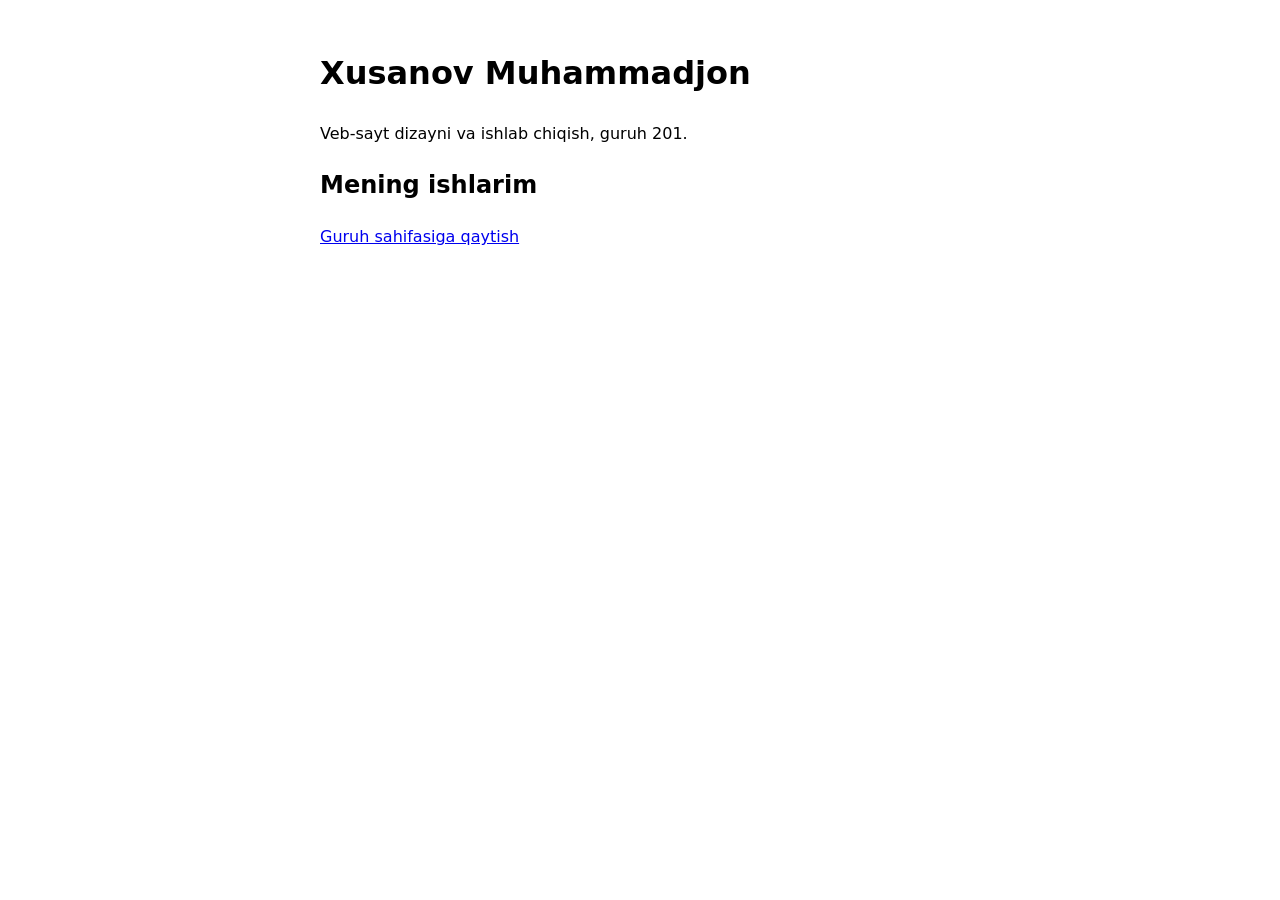
<file: students/_template/index.html>
<!DOCTYPE html>
<html lang="uz">
<head>
  <meta charset="UTF-8">
  <meta name="viewport" content="width=device-width, initial-scale=1">
  <!-- 1. Ismingizni yozing -->
  <title>Xusanov Muhammadjon</title>
  <style>
    body {
      font-family: system-ui, sans-serif;
      max-width: 40rem;
      margin: 3rem auto;
      padding: 0 1rem;
      line-height: 1.6;
    }
    li { margin-bottom: 0.5rem; }
  </style>
</head>
<body>
  <!-- 2. Ismingizni yozing -->
  <h1>Xusanov Muhammadjon</h1>
  <p>Veb-sayt dizayni va ishlab chiqish, guruh 201.</p>

  <h2>Mening ishlarim</h2>
  <ul>
    <!-- 3. Har bir yangi mavzu uchun shu yerga havola qo'shing. Masalan:
    <li><a href="01-html-basics/">01 — HTML asoslari</a></li>
    <li><a href="02-tables/">02 — Jadvallar</a></li>
    -->
  </ul>

  <p><a href="../../">Guruh sahifasiga qaytish</a></p>
</body>
</html>
</file>
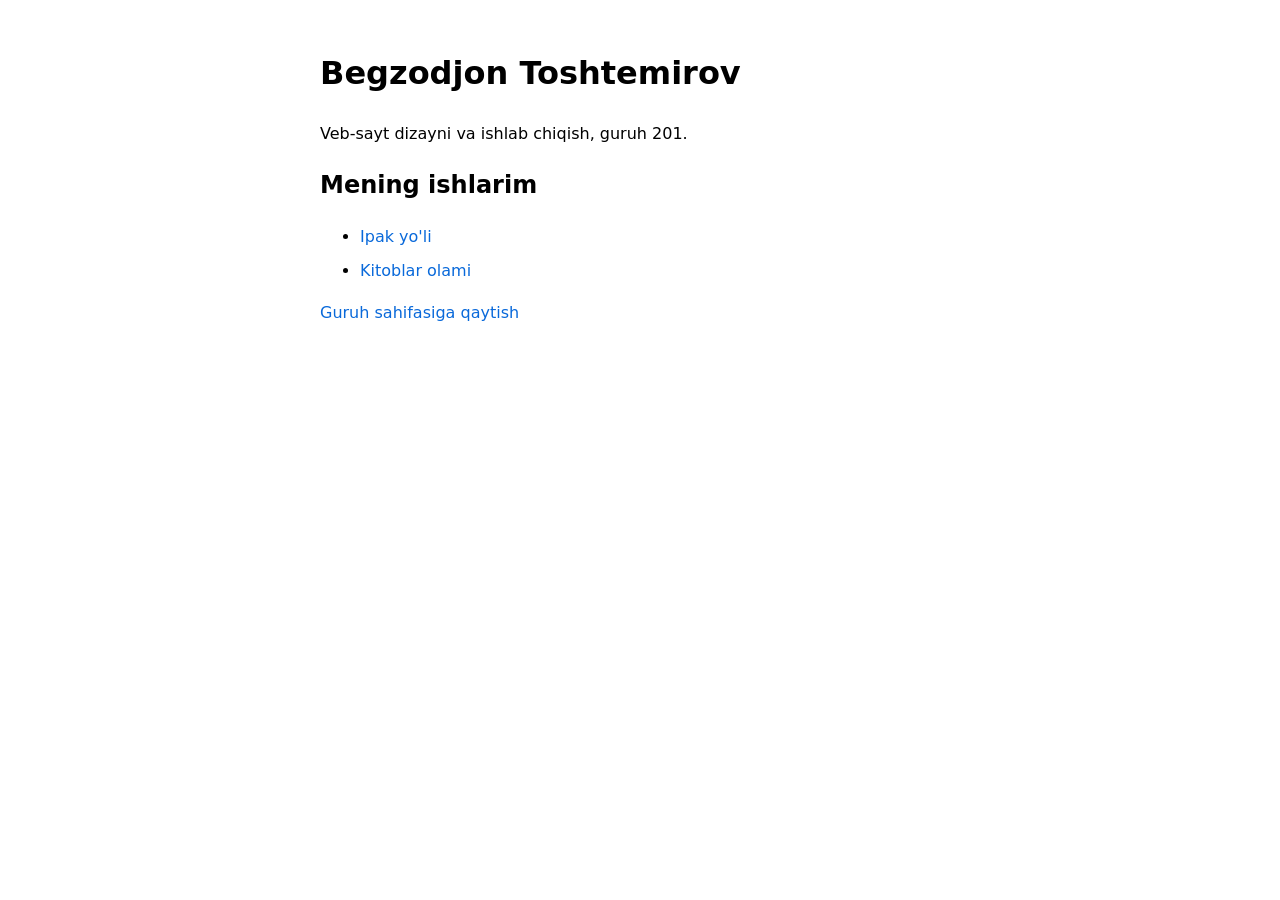
<file: students/begzodjon-toshtemirov/index.html>
<!DOCTYPE html>
<html lang="uz">
<head>
  <meta charset="UTF-8">
  <meta name="viewport" content="width=device-width, initial-scale=1">
  <title>Begzodjon Toshtemirov</title>
  <style>
    body {
      font-family: system-ui, sans-serif;
      max-width: 40rem;
      margin: 3rem auto;
      padding: 0 1rem;
      line-height: 1.6;
    }
    li { margin-bottom: 0.5rem; }
    a { color: #0969da; text-decoration: none; }
    a:hover { text-decoration: underline; }
  </style>
</head>
<body>
  <h1>Begzodjon Toshtemirov</h1>
  <p>Veb-sayt dizayni va ishlab chiqish, guruh 201.</p>

  <h2>Mening ishlarim</h2>
  <ul>
    <li><a href="ipak-yoli/">Ipak yo'li</a></li>
    <li><a href="kitoblar-olami/">Kitoblar olami</a></li>
  </ul>

  <p><a href="../../">Guruh sahifasiga qaytish</a></p>
</body>
</html>
</file>
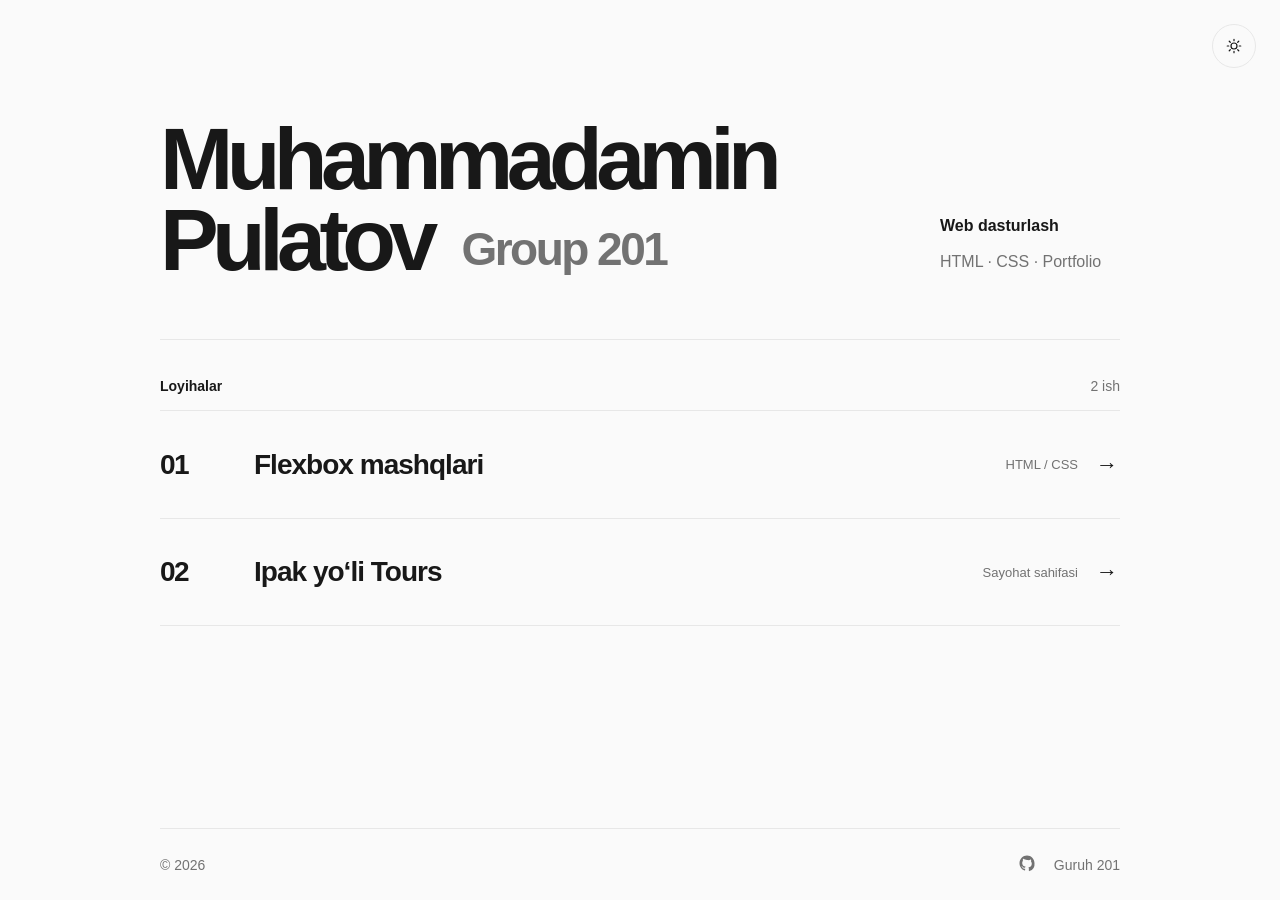
<file: students/muhammadamin-pulatov/index.html>
<!doctype html>
<html lang="uz">
<head>
  <meta charset="utf-8">
  <meta name="viewport" content="width=device-width, initial-scale=1">
  <meta name="description" content="Muhammadamin Pulatov — Group 201 portfolio sahifasi.">
  <meta name="theme-color" content="#fafafa">
  <title>Muhammadamin Pulatov</title>
  <style>
    :root {
      --ink: #181818;
      --muted: #727272;
      --line: #e7e7e7;
      --wash: #fafafa;
      --hover-bg: #181818;
      --hover-ink: #ffffff;
    }

    :root[data-theme="dark"] {
      --ink: #ffffff;
      --muted: #aaaaaa;
      --line: #242424;
      --wash: #000000;
      --hover-bg: #ffffff;
      --hover-ink: #000000;
      color-scheme: dark;
    }

    :root:not([data-theme="dark"]) {
      color-scheme: light;
    }

    * {
      box-sizing: border-box;
    }

    html {
      scroll-behavior: smooth;
    }

    body {
      min-width: 320px;
      margin: 0;
      background: var(--wash);
      color: var(--ink);
      font-family: Arial, Helvetica, sans-serif;
      -webkit-font-smoothing: antialiased;
      transition: background 500ms cubic-bezier(0.22, 1, 0.36, 1),
                  color 500ms cubic-bezier(0.22, 1, 0.36, 1);
    }

    body,
    .project,
    .project::before,
    footer,
    .theme-toggle {
      transition-property: background, color, border-color;
      transition-duration: 500ms;
      transition-timing-function: cubic-bezier(0.22, 1, 0.36, 1);
    }

    a {
      color: inherit;
      text-decoration: none;
    }

    a:focus-visible {
      outline: 2px solid var(--ink);
      outline-offset: 6px;
    }

    .shell {
      width: min(960px, calc(100% - 64px));
      margin: 0 auto;
    }

    .theme-toggle {
      position: fixed;
      z-index: 10;
      top: 24px;
      right: 24px;
      display: grid;
      width: 44px;
      height: 44px;
      place-items: center;
      border: 1px solid var(--line);
      border-radius: 50%;
      background: var(--wash);
      color: var(--ink);
      cursor: pointer;
      transition: transform 260ms cubic-bezier(0.22, 1, 0.36, 1),
                  background 500ms cubic-bezier(0.22, 1, 0.36, 1);
    }

    .theme-toggle svg {
      width: 18px;
      height: 18px;
      fill: none;
      stroke: currentColor;
      stroke-linecap: round;
      stroke-linejoin: round;
      stroke-width: 1.6;
    }

    .theme-toggle:hover {
      transform: rotate(12deg) scale(1.06);
    }

    .theme-toggle:active {
      transform: scale(0.94);
    }

    main {
      min-height: calc(100vh - 72px);
    }

    .intro {
      display: grid;
      grid-template-columns: minmax(0, 1fr) 180px;
      align-items: end;
      gap: 40px;
      min-height: 340px;
      padding: 64px 0 58px;
      border-bottom: 1px solid var(--line);
    }

    .intro h1 {
      max-width: 740px;
      margin: 0;
      font-size: clamp(54px, 8vw, 88px);
      font-weight: 600;
      letter-spacing: -0.075em;
      line-height: 0.92;
    }

    .intro h1 span {
      display: inline;
      margin-left: 12px;
      color: var(--muted);
      font-size: clamp(28px, 4.5vw, 46px);
      font-weight: 700;
      letter-spacing: -0.055em;
      white-space: nowrap;
      vertical-align: 12%;
    }

    .meta {
      display: grid;
      gap: 12px;
      padding-bottom: 7px;
      color: var(--muted);
      font-size: 16px;
      line-height: 1.5;
    }

    .meta-label {
      color: var(--ink);
      font-size: 16px;
      font-weight: 700;
    }

    .works {
      padding: 38px 0 64px;
    }

    .works-heading {
      display: flex;
      align-items: center;
      justify-content: space-between;
      margin-bottom: 16px;
    }

    .works-heading h2,
    .works-heading p {
      margin: 0;
      font-size: 14px;
    }

    .works-heading h2 {
      font-weight: 700;
    }

    .works-heading p {
      color: var(--muted);
    }

    .project {
      display: grid;
      position: relative;
      grid-template-columns: 76px minmax(0, 1fr) auto 24px;
      align-items: center;
      gap: 18px;
      min-height: 108px;
      overflow: hidden;
      border-top: 1px solid var(--line);
      isolation: isolate;
    }

    .project::before {
      position: absolute;
      z-index: -1;
      inset: 5px -20%;
      background: var(--hover-bg);
      content: "";
      transform: skewY(-2deg) scaleX(0);
      transform-origin: right;
      transition: transform 520ms cubic-bezier(0.22, 1, 0.36, 1);
    }

    .project:hover::before {
      transform: skewY(-2deg) scaleX(1);
      transform-origin: left;
    }

    .project:hover {
      color: var(--hover-ink);
      border-color: var(--hover-bg);
    }

    .project:hover .project-number,
    .project:hover .project-kind,
    .project:hover .project-arrow {
      color: var(--hover-ink);
    }

    .project:last-child {
      border-bottom: 1px solid var(--line);
    }

    .project-number,
    .project-kind {
      color: var(--muted);
      font-size: 13px;
    }

    .project-number {
      color: var(--ink);
      font-size: 28px;
      font-weight: 600;
      letter-spacing: -0.06em;
      line-height: 1;
    }

    .project-name {
      font-size: clamp(21px, 3vw, 28px);
      font-weight: 700;
      letter-spacing: -0.035em;
      transition: transform 420ms cubic-bezier(0.22, 1, 0.36, 1);
    }

    .project-arrow {
      font-size: 22px;
      transition: transform 420ms cubic-bezier(0.22, 1, 0.36, 1);
    }

    .project:hover .project-name {
      transform: translateX(10px);
    }

    .project:hover .project-arrow {
      transform: translateX(7px);
    }

    footer {
      display: flex;
      min-height: 72px;
      align-items: center;
      justify-content: space-between;
      border-top: 1px solid var(--line);
      color: var(--muted);
      font-size: 14px;
    }

    footer a {
      transition: color 180ms ease;
    }

    footer a:hover {
      color: var(--ink);
    }

    .social-links {
      display: flex;
      align-items: center;
      gap: 18px;
    }

    .social-links a {
      position: relative;
    }

    .social-links a::after {
      position: absolute;
      right: 0;
      bottom: -4px;
      left: 0;
      height: 1px;
      background: var(--ink);
      content: "";
      transform: scaleX(0);
      transform-origin: right;
      transition: transform 320ms cubic-bezier(0.22, 1, 0.36, 1);
    }

    .social-links a:hover::after {
      transform: scaleX(1);
      transform-origin: left;
    }

    .intro,
    .works {
      animation: reveal 700ms cubic-bezier(0.22, 1, 0.36, 1) both;
    }

    .works {
      animation-delay: 100ms;
    }

    .project {
      opacity: 0;
      animation: project-reveal 650ms cubic-bezier(0.22, 1, 0.36, 1) forwards;
    }

    .project:nth-of-type(1) {
      animation-delay: 220ms;
    }

    .project:nth-of-type(2) {
      animation-delay: 320ms;
    }

    @keyframes reveal {
      from {
        opacity: 0;
        transform: translateY(14px);
      }
      to {
        opacity: 1;
        transform: translateY(0);
      }
    }

    @keyframes project-reveal {
      from {
        opacity: 0;
        transform: translateY(18px);
      }
      to {
        opacity: 1;
        transform: translateY(0);
      }
    }

    @media (max-width: 700px) {
      .shell {
        width: min(100% - 36px, 960px);
      }

      main {
        min-height: calc(100vh - 64px);
      }

      .intro {
        grid-template-columns: 1fr;
        align-items: end;
        gap: 30px;
        min-height: 300px;
        padding: 52px 0 42px;
      }

      .intro h1 {
        font-size: clamp(48px, 15vw, 68px);
      }

      .intro h1 span {
        display: block;
        margin-top: 18px;
        margin-left: 0;
        font-size: clamp(30px, 9vw, 42px);
      }

      .meta {
        grid-template-columns: auto 1fr;
        align-items: baseline;
        gap: 12px;
      }

      .theme-toggle {
        top: 16px;
        right: 16px;
        width: 40px;
        height: 40px;
      }

      .project {
        grid-template-columns: 48px minmax(0, 1fr) 20px;
        gap: 12px;
        min-height: 92px;
      }

      .project-number {
        font-size: 24px;
      }

      .project-name {
        font-size: 20px;
      }

      .project-kind {
        display: none;
      }

      footer {
        min-height: 64px;
      }
    }

    @media (max-width: 380px) {
      .shell {
        width: min(100% - 28px, 960px);
      }
    }

    @media (prefers-reduced-motion: reduce) {
      html {
        scroll-behavior: auto;
      }

      *,
      *::before,
      *::after {
        animation-duration: 0.01ms !important;
        animation-delay: 0ms !important;
        transition-duration: 0.01ms !important;
      }
    }
  </style>
</head>
<body>
  <button class="theme-toggle" type="button" aria-label="Qorong‘i rejimni yoqish" title="Rang rejimini almashtirish">
    <svg class="theme-icon" viewBox="0 0 24 24" aria-hidden="true">
      <path d="M12 3v2M12 19v2M3 12h2M19 12h2M5.64 5.64l1.42 1.42M16.94 16.94l1.42 1.42M18.36 5.64l-1.42 1.42M7.06 16.94l-1.42 1.42"/>
      <circle cx="12" cy="12" r="4"/>
    </svg>
  </button>
  <div class="shell">
    <main>
      <section class="intro" aria-labelledby="intro-title">
        <h1 id="intro-title">Muhammadamin<br>Pulatov <span>Group 201</span></h1>
        <div class="meta">
          <span class="meta-label">Web dasturlash</span>
          <span>HTML · CSS · Portfolio</span>
        </div>
      </section>

      <section class="works" id="works" aria-labelledby="works-title">
        <div class="works-heading">
          <h2 id="works-title">Loyihalar</h2>
          <p>2 ish</p>
        </div>

        <a class="project" href="./FlexBox/index.html">
          <span class="project-number">01</span>
          <span class="project-name">Flexbox mashqlari</span>
          <span class="project-kind">HTML / CSS</span>
          <span class="project-arrow" aria-hidden="true">→</span>
        </a>

        <a class="project" href="./ipak-yoli/index.html">
          <span class="project-number">02</span>
          <span class="project-name">Ipak yo‘li Tours</span>
          <span class="project-kind">Sayohat sahifasi</span>
          <span class="project-arrow" aria-hidden="true">→</span>
        </a>
      </section>
    </main>

    <footer>
      <span>© 2026</span>
      <div class="social-links">
        <a href="https://github.com/MuhammadaminPulatov" target="_blank" rel="noopener noreferrer" aria-label="Muhammadamin Pulatov GitHub profili">
          <svg viewBox="0 0 24 24" width="18" height="18" aria-hidden="true" fill="currentColor">
            <path d="M12 2C6.48 2 2 6.58 2 12.23c0 4.52 2.87 8.35 6.84 9.71.5.1.68-.22.68-.49 0-.24-.01-1.05-.01-1.91-2.78.61-3.37-1.2-3.37-1.2-.45-1.18-1.11-1.49-1.11-1.49-.91-.63.07-.62.07-.62 1 .07 1.53 1.05 1.53 1.05.89 1.55 2.34 1.1 2.91.84.09-.66.35-1.1.64-1.35-2.22-.26-4.56-1.13-4.56-5.02 0-1.11.39-2.02 1.03-2.73-.1-.26-.45-1.29.1-2.69 0 0 .84-.27 2.75 1.04A9.4 9.4 0 0 1 12 7.9c.85 0 1.71.12 2.51.34 1.9-1.31 2.74-1.04 2.74-1.04.55 1.4.2 2.43.1 2.69.64.71 1.03 1.62 1.03 2.73 0 3.9-2.34 4.76-4.57 5.01.36.32.68.94.68 1.9 0 1.37-.01 2.47-.01 2.81 0 .27.18.6.69.49A10.2 10.2 0 0 0 22 12.23C22 6.58 17.52 2 12 2Z"/>
          </svg>
        </a>
        <a href="../../">Guruh 201</a>
      </div>
    </footer>
  </div>
  <script>
    const root = document.documentElement;
    const themeToggle = document.querySelector(".theme-toggle");
    const savedTheme = localStorage.getItem("portfolio-theme");
    const prefersDark = window.matchMedia("(prefers-color-scheme: dark)").matches;
    const startTheme = savedTheme || (prefersDark ? "dark" : "light");

    function applyTheme(theme) {
      root.dataset.theme = theme;
      themeToggle.setAttribute(
        "aria-label",
        theme === "dark" ? "Yorug‘ rejimga o‘tish" : "Qorong‘i rejimga o‘tish"
      );
      themeToggle.setAttribute("aria-pressed", theme === "dark" ? "true" : "false");
      document.querySelector('meta[name="theme-color"]').setAttribute(
        "content",
        theme === "dark" ? "#000000" : "#fafafa"
      );
    }

    applyTheme(startTheme);

    themeToggle.addEventListener("click", () => {
      const nextTheme = root.dataset.theme === "dark" ? "light" : "dark";
      localStorage.setItem("portfolio-theme", nextTheme);
      applyTheme(nextTheme);
    });
  </script>
</body>
</html>
</file>
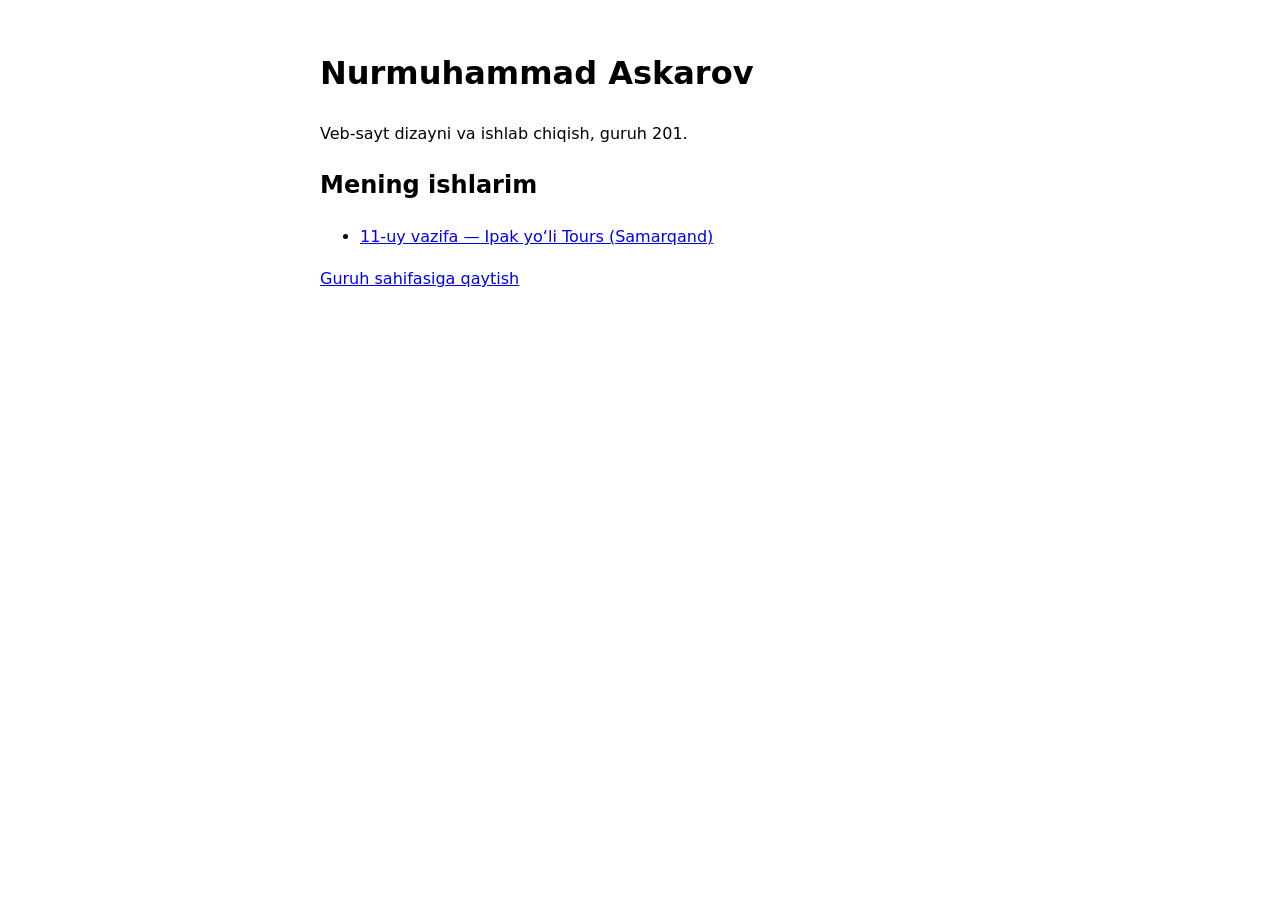
<file: students/nurmuhammad-askarov/index.html>
﻿<!DOCTYPE html>
<html lang="uz">
<head>
  <meta charset="UTF-8">
  <meta name="viewport" content="width=device-width, initial-scale=1">
  <title>Nurmuhammad Askarov</title>
  <style>
    body {
      font-family: system-ui, sans-serif;
      max-width: 40rem;
      margin: 3rem auto;
      padding: 0 1rem;
      line-height: 1.6;
    }
    li { margin-bottom: 0.5rem; }
  </style>
</head>
<body>
  <h1>Nurmuhammad Askarov</h1>
  <p>Veb-sayt dizayni va ishlab chiqish, guruh 201.</p>

  <h2>Mening ishlarim</h2>
  <ul>
    <li><a href="11-uy-vazifa/">11-uy vazifa — Ipak yo‘li Tours (Samarqand)</a></li>
  </ul>

  <p><a href="../../">Guruh sahifasiga qaytish</a></p>
</body>
</html>
</file>
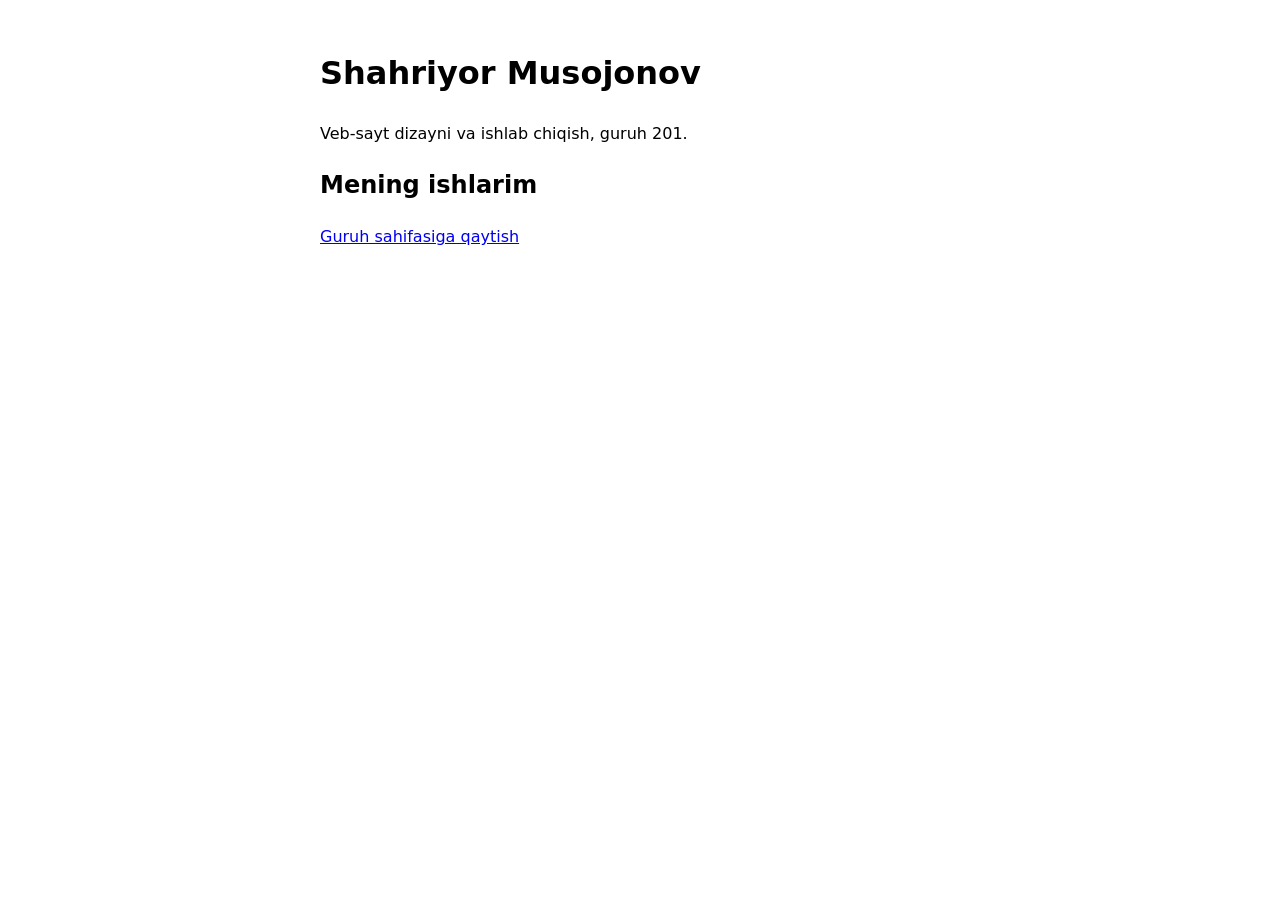
<file: students/shahriyor-musojonov/index.html>
<!DOCTYPE html>
<html lang="uz">
<head>
  <meta charset="UTF-8">
  <meta name="viewport" content="width=device-width, initial-scale=1">
  <!-- 1. Ismingizni yozing -->
  <title>Shahriyor Musojonov</title>
  <style>
    body {
      font-family: system-ui, sans-serif;
      max-width: 40rem;
      margin: 3rem auto;
      padding: 0 1rem;
      line-height: 1.6;
    }
    li { margin-bottom: 0.5rem; }
  </style>
</head>
<body>
  <!-- 2. Ismingizni yozing -->
  <h1>Shahriyor Musojonov</h1>
  <p>Veb-sayt dizayni va ishlab chiqish, guruh 201.</p>

  <h2>Mening ishlarim</h2>
  <ul>
    <!-- 3. Har bir yangi mavzu uchun shu yerga havola qo'shing. Masalan:
    <li><a href="01-html-basics/">01 — HTML asoslari</a></li>
    <li><a href="02-tables/">02 — Jadvallar</a></li>
    -->
  </ul>

  <p><a href="../../">Guruh sahifasiga qaytish</a></p>
</body>
</html>
</file>
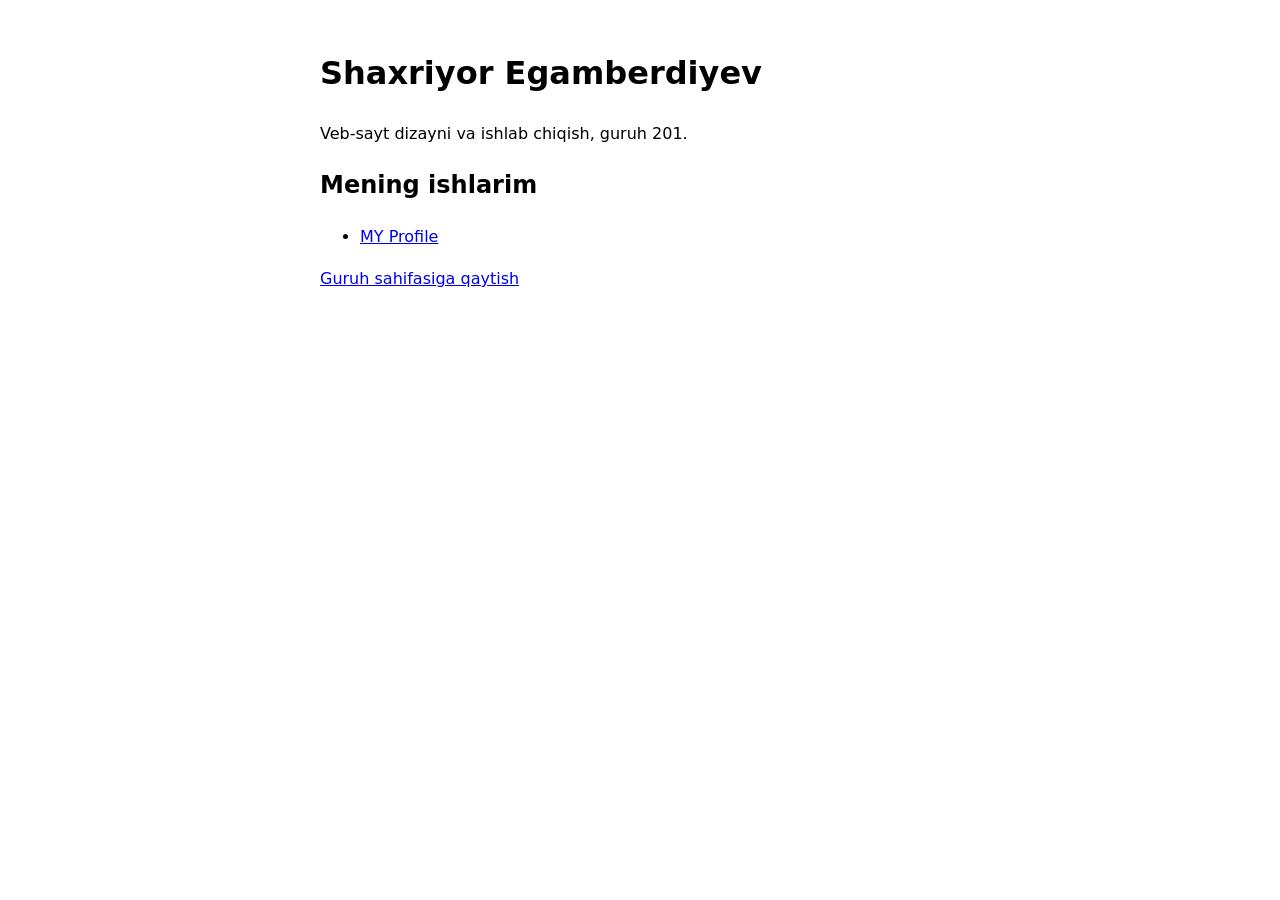
<file: students/shaxriyor-egamberdiyev/index.html>
<!DOCTYPE html>
<html lang="uz">
<head>
  <meta charset="UTF-8">
  <meta name="viewport" content="width=device-width, initial-scale=1">
  <!-- 1. Ismingizni yozing -->
  <title>Shaxriyor Egamberdiyev</title>
  <style>
    body {
      font-family: system-ui, sans-serif;
      max-width: 40rem;
      margin: 3rem auto;
      padding: 0 1rem;
      line-height: 1.6;
    }
    li { margin-bottom: 0.5rem; }
  </style>
</head>
<body>
  <!-- 2. Ismingizni yozing -->
  <h1>Shaxriyor Egamberdiyev</h1>
  <p>Veb-sayt dizayni va ishlab chiqish, guruh 201.</p>

  <h2>Mening ishlarim</h2>
  <ul>
    <!-- 3. Har bir yangi mavzu uchun shu yerga havola qo'shing. Masalan:
    <li><a href="01-html-basics/">01 — HTML asoslari</a></li>
    <li><a href="02-tables/">02 — Jadvallar</a></li>
    -->
    <li><a href="./01-html-basics/home.html">MY Profile </a></li>

  </ul>

  <p><a href="../../">Guruh sahifasiga qaytish</a></p>
</body>
</html>
</file>
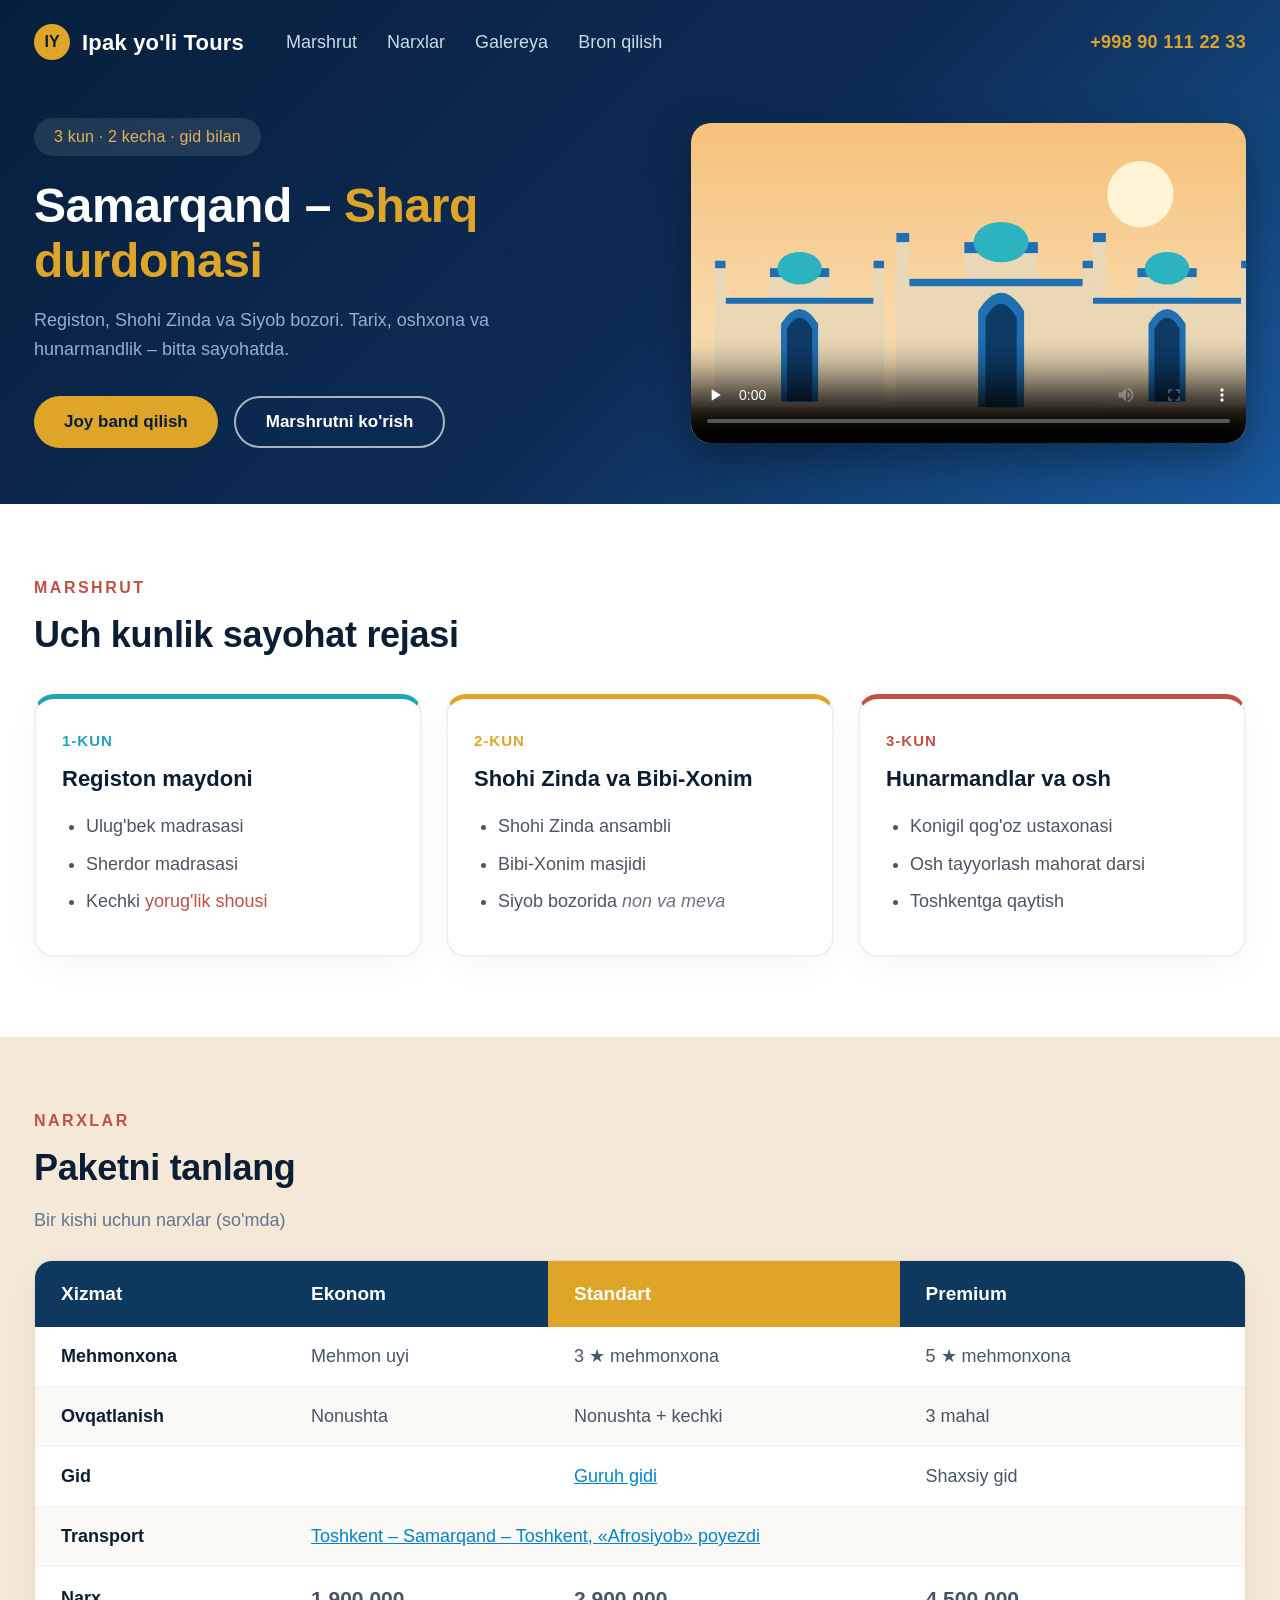
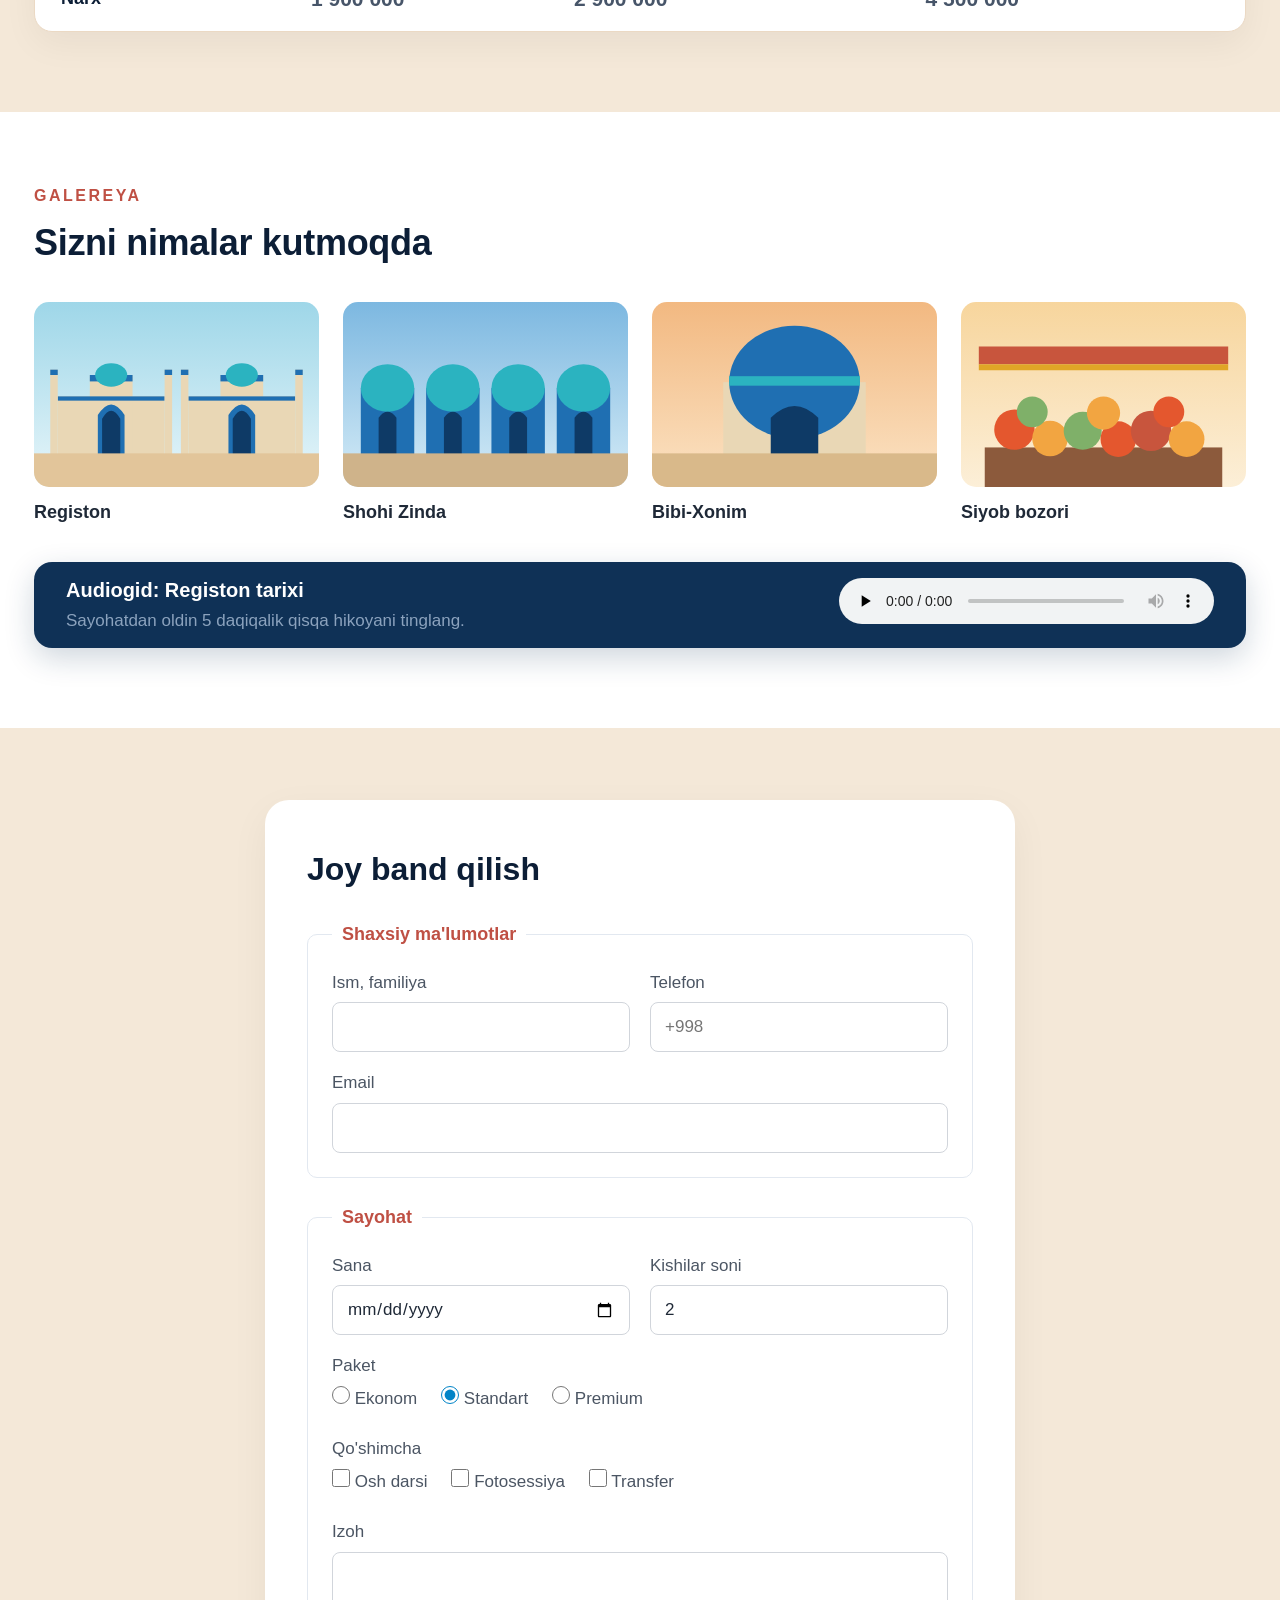
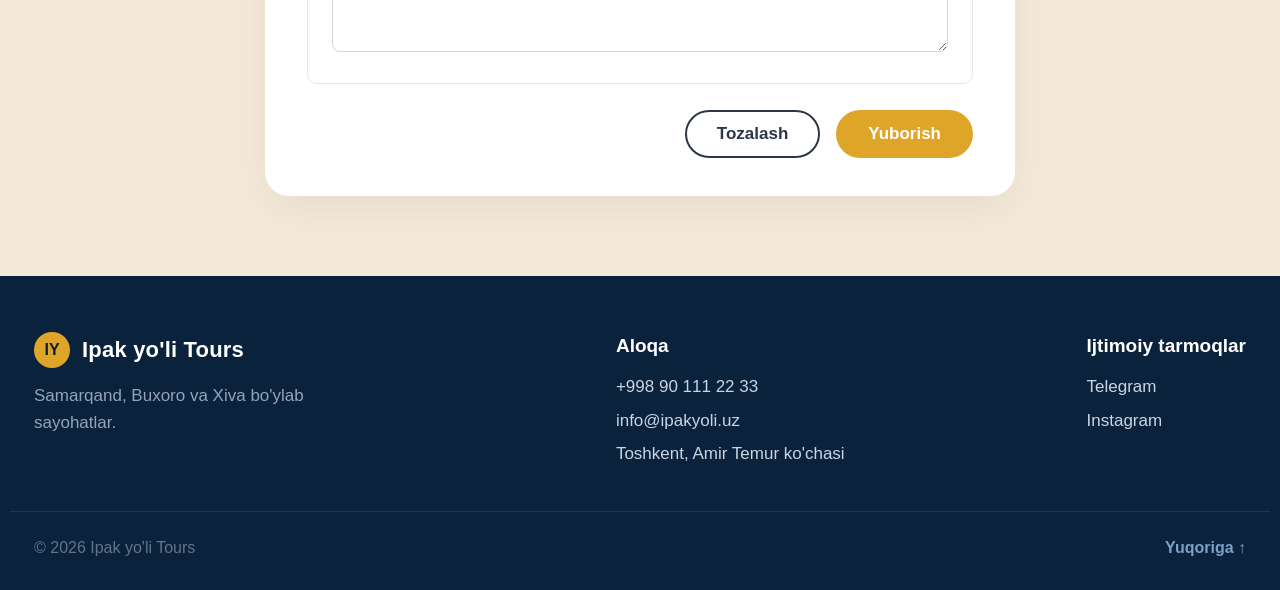
<file: students/begzodjon-toshtemirov/ipak-yoli/index.html>
<!DOCTYPE html>
<html lang="uz">

<head>
    <meta charset="UTF-8">
    <meta name="viewport" content="width=device-width, initial-scale=1.0">
    <title>Ipak yo'li Tours</title>
    <link rel="stylesheet" href="./styles/style.css">
</head>

<body>

    <header class="header">
        <nav class="navbar container">
            <div class="nav-left">
                <a href="#" class="logo">
                    <span class="logo-circle">IY</span>
                    <span class="logo-text">Ipak yo'li Tours</span>
                </a>
                <ul class="nav-menu">
                    <li><a href="#marshrut">Marshrut</a></li>
                    <li><a href="#narxlar">Narxlar</a></li>
                    <li><a href="#galereya">Galereya</a></li>
                    <li><a href="#bron">Bron qilish</a></li>
                </ul>
            </div>
            <a href="tel:+998901112233" class="nav-phone">+998 90 111 22 33</a>
        </nav>

        <div class="hero container">
            <div class="hero-left">
                <div class="hero-badge">3 kun · 2 kecha · gid bilan</div>
                <h1 class="hero-title">
                    Samarqand – <span class="text-gold">Sharq</span><br>
                    <span class="text-gold">durdonasi</span>
                </h1>
                <p class="hero-desc">
                    Registon, Shohi Zinda va Siyob bozori. Tarix, oshxona va hunarmandlik – bitta sayohatda.
                </p>
                <div class="hero-actions">
                    <a href="#bron" class="btn btn-gold">Joy band qilish</a>
                    <a href="#marshrut" class="btn btn-outline">Marshrutni ko'rish</a>
                </div>
            </div>
            <div class="hero-right">
                <video class="hero-video" poster="./media/images/poster.svg" controls preload="none">
                    <source src="./media/video/treyler.mp4" type="video/mp4">
                </video>
            </div>
        </div>
    </header>

    <section class="section section-white" id="marshrut">
        <div class="container">
            <span class="section-tag">MARSHRUT</span>
            <h2 class="section-title">Uch kunlik sayohat rejasi</h2>

            <div class="cards-grid">
                <div class="itinerary-card card-teal">
                    <span class="day-badge badge-teal">1-KUN</span>
                    <h3 class="card-title">Registon maydoni</h3>
                    <ul class="card-list">
                        <li>Ulug'bek madrasasi</li>
                        <li>Sherdor madrasasi</li>
                        <li>Kechki <span class="highlight-red">yorug'lik shousi</span></li>
                    </ul>
                </div>

                <div class="itinerary-card card-gold">
                    <span class="day-badge badge-gold">2-KUN</span>
                    <h3 class="card-title">Shohi Zinda va Bibi-Xonim</h3>
                    <ul class="card-list">
                        <li>Shohi Zinda ansambli</li>
                        <li>Bibi-Xonim masjidi</li>
                        <li>Siyob bozorida <em>non va meva</em></li>
                    </ul>
                </div>

                <div class="itinerary-card card-coral">
                    <span class="day-badge badge-coral">3-KUN</span>
                    <h3 class="card-title">Hunarmandlar va osh</h3>
                    <ul class="card-list">
                        <li>Konigil qog'oz ustaxonasi</li>
                        <li>Osh tayyorlash mahorat darsi</li>
                        <li>Toshkentga qaytish</li>
                    </ul>
                </div>
            </div>
        </div>
    </section>

    <section class="section section-sand" id="narxlar">
        <div class="container">
            <span class="section-tag">NARXLAR</span>
            <h2 class="section-title">Paketni tanlang</h2>
            <p class="section-subtitle">Bir kishi uchun narxlar (so'mda)</p>

            <div class="table-container">
                <table class="pricing-table">
                    <thead>
                        <tr>
                            <th class="th-navy">Xizmat</th>
                            <th class="th-navy">Ekonom</th>
                            <th class="th-gold">Standart</th>
                            <th class="th-navy">Premium</th>
                        </tr>
                    </thead>
                    <tbody>
                        <tr>
                            <td class="col-service">Mehmonxona</td>
                            <td>Mehmon uyi</td>
                            <td>3 ★ mehmonxona</td>
                            <td>5 ★ mehmonxona</td>
                        </tr>
                        <tr>
                            <td class="col-service">Ovqatlanish</td>
                            <td>Nonushta</td>
                            <td>Nonushta + kechki</td>
                            <td>3 mahal</td>
                        </tr>
                        <tr>
                            <td class="col-service">Gid</td>
                            <td></td>
                            <td><a href="#" class="link-teal">Guruh gidi</a></td>
                            <td>Shaxsiy gid</td>
                        </tr>
                        <tr>
                            <td class="col-service">Transport</td>
                            <td colspan="3"><a href="#" class="link-teal">Toshkent – Samarqand – Toshkent, «Afrosiyob»
                                    poyezdi</a></td>
                        </tr>
                        <tr class="row-total">
                            <td class="col-service">Narx</td>
                            <td class="price-val">1 900 000</td>
                            <td class="price-val">2 900 000</td>
                            <td class="price-val">4 500 000</td>
                        </tr>
                    </tbody>
                </table>
            </div>
        </div>
    </section>

    <section class="section section-white" id="galereya">
        <div class="container">
            <span class="section-tag">GALEREYA</span>
            <h2 class="section-title">Sizni nimalar kutmoqda</h2>

            <div class="gallery-grid">
                <div class="gallery-card">
                    <img src="./media/images/registon.svg" alt="Registon" class="gallery-img">
                    <p class="gallery-caption">Registon</p>
                </div>
                <div class="gallery-card">
                    <img src="./media/images/shohizinda.svg" alt="Shohi Zinda" class="gallery-img">
                    <p class="gallery-caption">Shohi Zinda</p>
                </div>
                <div class="gallery-card">
                    <img src="./media/images/bibixonim.svg" alt="Bibi-Xonim" class="gallery-img">
                    <p class="gallery-caption">Bibi-Xonim</p>
                </div>
                <div class="gallery-card">
                    <img src="./media/images/bozor.svg" alt="Siyob bozori" class="gallery-img">
                    <p class="gallery-caption">Siyob bozori</p>
                </div>
            </div>

            <div class="audiogid-bar">
                <div class="audiogid-info">
                    <h4 class="audiogid-title">Audiogid: Registon tarixi</h4>
                    <p class="audiogid-desc">Sayohatdan oldin 5 daqiqalik qisqa hikoyani tinglang.</p>
                </div>
                <div class="audiogid-player">
                    <audio controls preload="none">
                        <source src="./media/video/bob1.mp3" type="audio/mpeg">
                    </audio>
                </div>
            </div>
        </div>
    </section>

    <section class="section section-sand" id="bron">
        <div class="container">
            <div class="booking-card">
                <h2 class="booking-title">Joy band qilish</h2>
                <form class="booking-form">
                    <fieldset class="form-fieldset">
                        <legend class="form-legend">Shaxsiy ma'lumotlar</legend>
                        <div class="form-row">
                            <div class="form-field">
                                <label for="name">Ism, familiya</label>
                                <input type="text" id="name">
                            </div>
                            <div class="form-field">
                                <label for="phone">Telefon</label>
                                <input type="tel" id="phone" placeholder="+998">
                            </div>
                        </div>
                        <div class="form-field">
                            <label for="email">Email</label>
                            <input type="email" id="email">
                        </div>
                    </fieldset>

                    <fieldset class="form-fieldset">
                        <legend class="form-legend">Sayohat</legend>
                        <div class="form-row">
                            <div class="form-field">
                                <label for="travel-date">Sana</label>
                                <input type="date" id="travel-date">
                            </div>
                            <div class="form-field">
                                <label for="travel-count">Kishilar soni</label>
                                <input type="number" id="travel-count" value="2" min="1">
                            </div>
                        </div>

                        <div class="form-field">
                            <label class="options-title">Paket</label>
                            <div class="options-group">
                                <label class="radio-label">
                                    <input type="radio" name="paket" value="ekonom">
                                    <span>Ekonom</span>
                                </label>
                                <label class="radio-label">
                                    <input type="radio" name="paket" value="standart" checked>
                                    <span>Standart</span>
                                </label>
                                <label class="radio-label">
                                    <input type="radio" name="paket" value="premium">
                                    <span>Premium</span>
                                </label>
                            </div>
                        </div>

                        <div class="form-field">
                            <label class="options-title">Qo'shimcha</label>
                            <div class="options-group">
                                <label class="checkbox-label">
                                    <input type="checkbox" name="extra" value="osh">
                                    <span>Osh darsi</span>
                                </label>
                                <label class="checkbox-label">
                                    <input type="checkbox" name="extra" value="foto">
                                    <span>Fotosessiya</span>
                                </label>
                                <label class="checkbox-label">
                                    <input type="checkbox" name="extra" value="transfer">
                                    <span>Transfer</span>
                                </label>
                            </div>
                        </div>

                        <div class="form-field">
                            <label for="comment">Izoh</label>
                            <textarea id="comment" rows="4"></textarea>
                        </div>
                    </fieldset>

                    <div class="form-actions">
                        <button type="reset" class="btn btn-reset">Tozalash</button>
                        <button type="submit" class="btn btn-submit">Yuborish</button>
                    </div>
                </form>
            </div>
        </div>
    </section>

    <footer class="footer">
        <div class="container footer-content">
            <div class="footer-col brand-col">
                <a href="#" class="logo footer-logo">
                    <span class="logo-circle">IY</span>
                    <span class="logo-text">Ipak yo'li Tours</span>
                </a>
                <p class="footer-desc">Samarqand, Buxoro va Xiva bo'ylab sayohatlar.</p>
            </div>

            <div class="footer-col">
                <h4 class="footer-heading">Aloqa</h4>
                <p class="footer-text">+998 90 111 22 33</p>
                <p class="footer-text">info@ipakyoli.uz</p>
                <p class="footer-text">Toshkent, Amir Temur ko'chasi</p>
            </div>

            <div class="footer-col">
                <h4 class="footer-heading">Ijtimoiy tarmoqlar</h4>
                <ul class="footer-links">
                    <li><a href="#">Telegram</a></li>
                    <li><a href="#">Instagram</a></li>
                </ul>
            </div>
        </div>

        <div class="container footer-bottom">
            <p class="copyright">&copy; 2026 Ipak yo'li Tours</p>
            <a href="#" class="back-to-top">Yuqoriga &uarr;</a>
        </div>
    </footer>

</body>

</html>
</file>
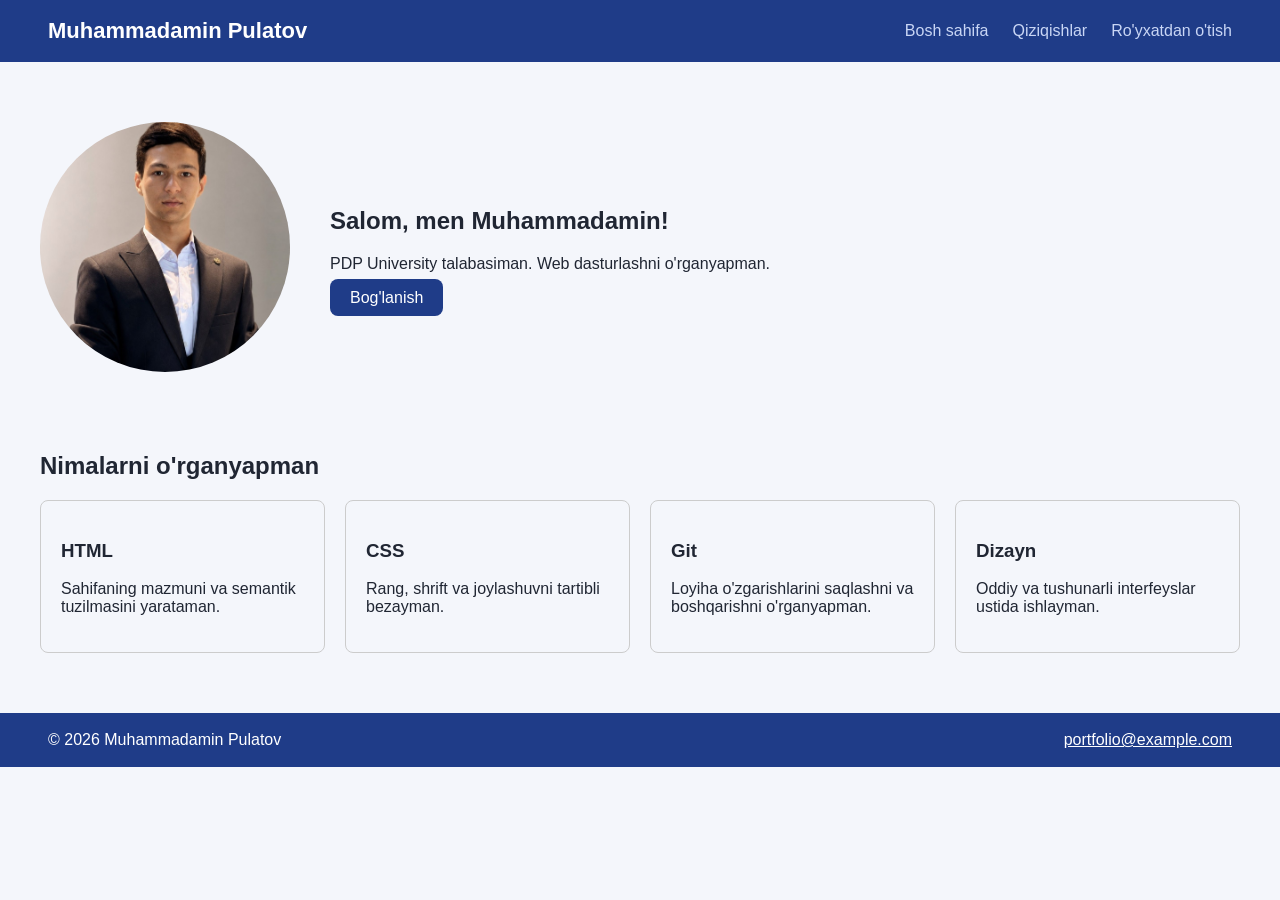
<file: students/muhammadamin-pulatov/FlexBox/index.html>
<!doctype html>
<html lang="uz">
<head>
  <meta charset="utf-8">
  <meta name="viewport" content="width=device-width, initial-scale=1">
  <meta name="description" content="Web dasturlashni o'rganayotgan talabaning sodda portfolio sahifasi.">
  <title>Bosh sahifa | Portfolio</title>
  <link rel="stylesheet" href="css/style.css">
</head>
<body>
  <header class="navbar">
    <a class="logo" href="index.html">Muhammadamin Pulatov</a>
    <nav aria-label="Asosiy menyu">
      <ul class="menu">
        <li><a href="index.html" aria-current="page">Bosh sahifa</a></li>
        <li><a href="pages/qiziqishlar.html">Qiziqishlar</a></li>
        <li><a href="pages/register.html">Ro'yxatdan o'tish</a></li>
      </ul>
    </nav>
  </header>

  <main>
    <section class="hero">
      <img class="hero-img" src="images/portrait.jpg" alt="Muhammadamin Pulatov surati">
      <div class="hero-text">
        <h1>Salom, men Muhammadamin!</h1>
        <p>PDP University talabasiman. Web dasturlashni o'rganyapman.</p>
        <a class="btn" href="pages/register.html">Bog'lanish</a>
      </div>
    </section>

    <section class="skills">
      <h2>Nimalarni o'rganyapman</h2>
      <div class="cards">
        <div class="card">
          <h3>HTML</h3>
          <p>Sahifaning mazmuni va semantik tuzilmasini yarataman.</p>
        </div>
        <div class="card">
          <h3>CSS</h3>
          <p>Rang, shrift va joylashuvni tartibli bezayman.</p>
        </div>
        <div class="card">
          <h3>Git</h3>
          <p>Loyiha o'zgarishlarini saqlashni va boshqarishni o'rganyapman.</p>
        </div>
        <div class="card">
          <h3>Dizayn</h3>
          <p>Oddiy va tushunarli interfeyslar ustida ishlayman.</p>
        </div>
      </div>
    </section>
  </main>

  <footer class="footer">
    <p>© 2026 Muhammadamin Pulatov</p>
    <a href="mailto:portfolio@example.com">portfolio@example.com</a>
  </footer>
</body>
</html>
</file>
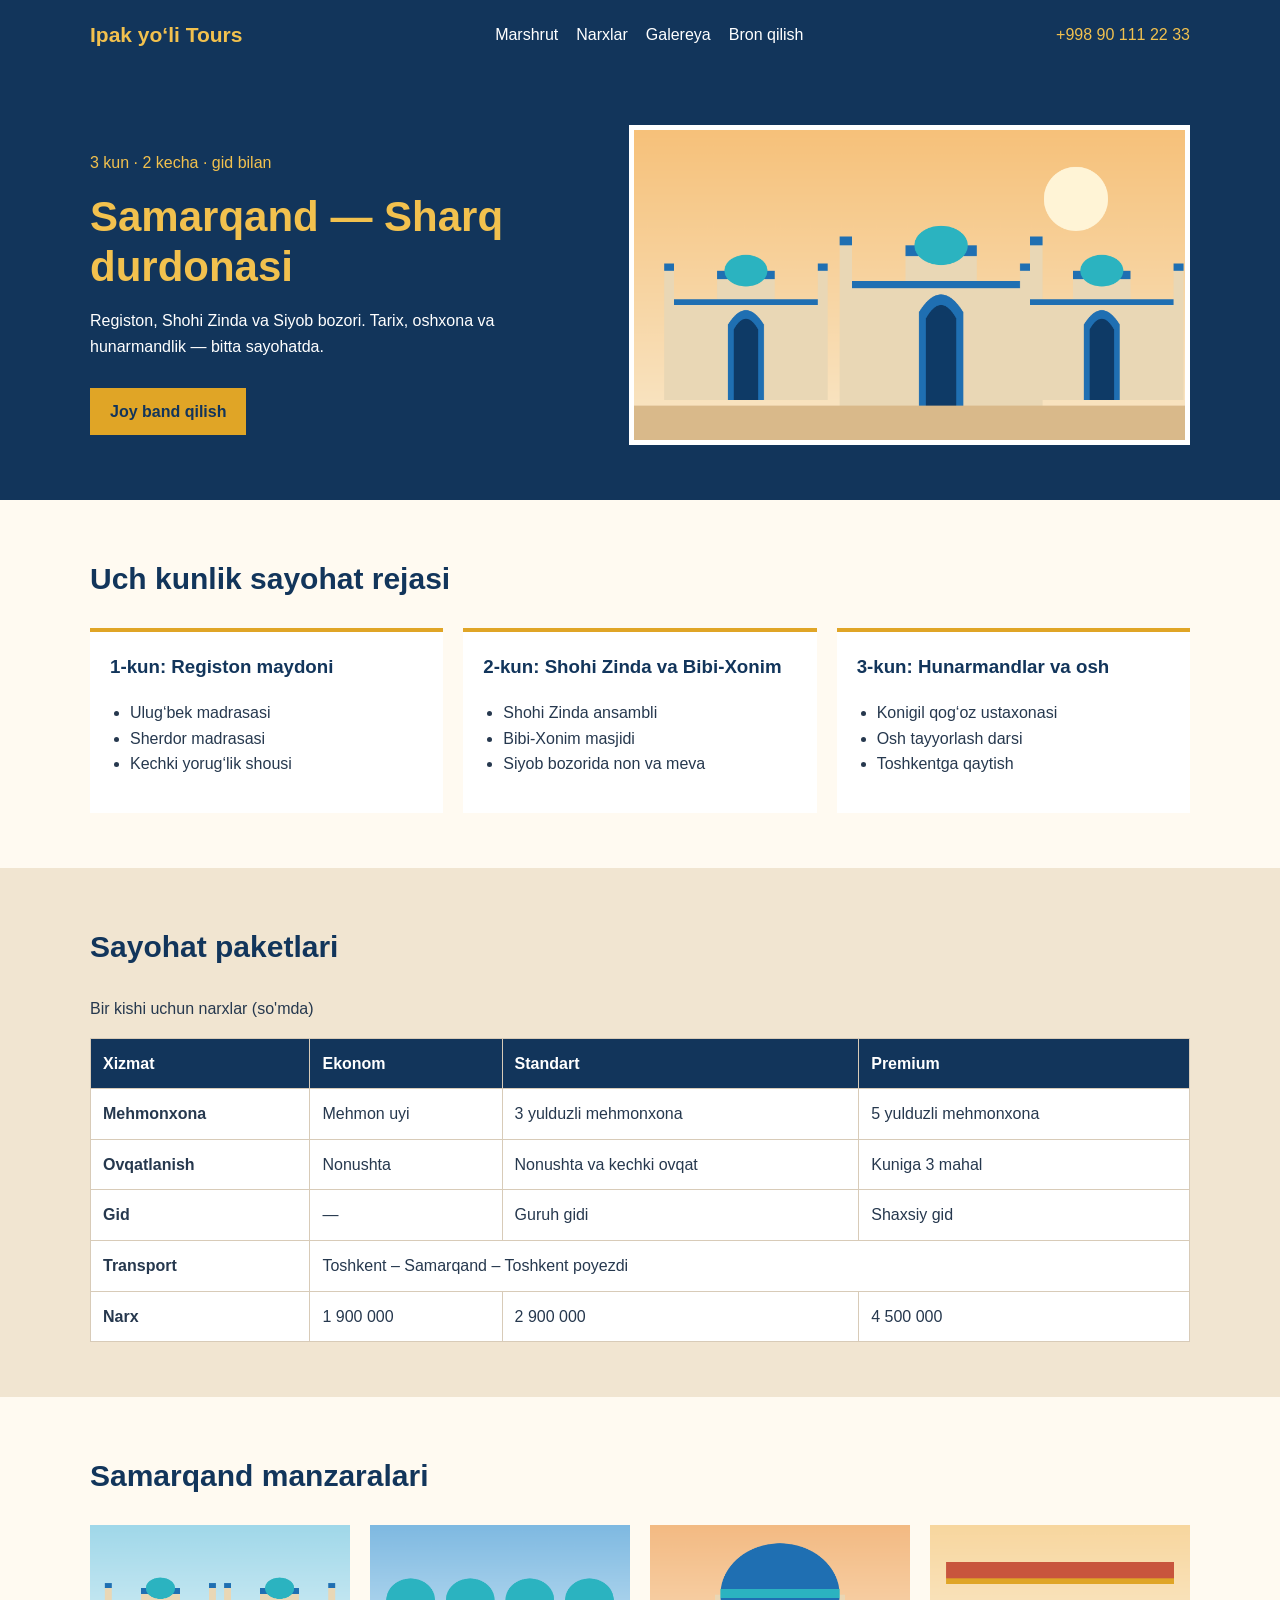
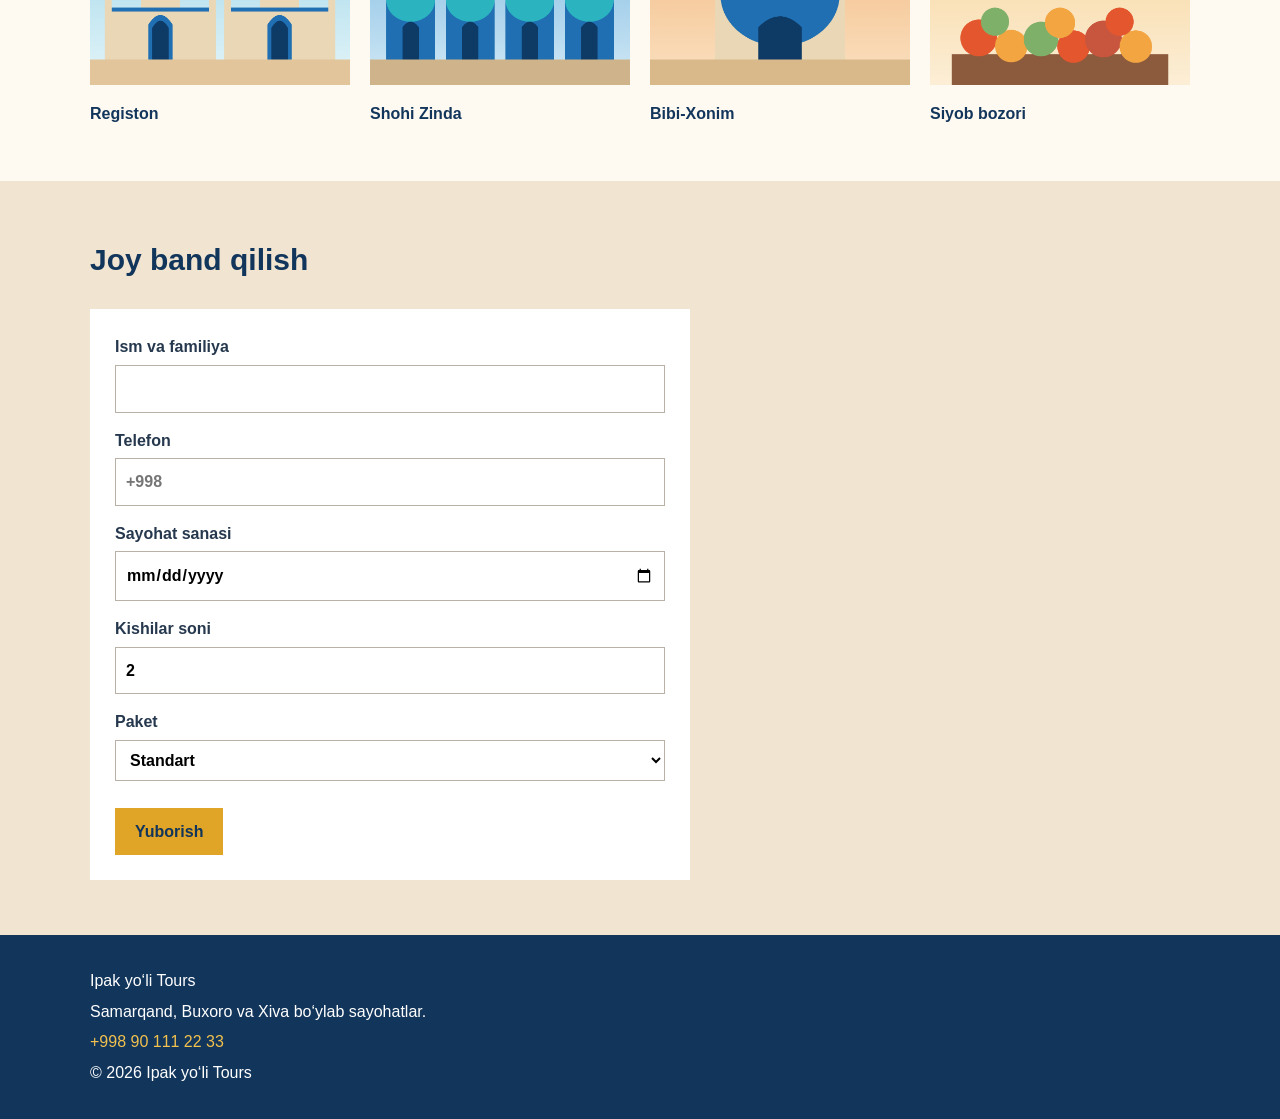
<file: students/muhammadamin-pulatov/ipak-yoli/index.html>
<!DOCTYPE html>
<html lang="uz">
  <head>
    <meta charset="UTF-8" />
    <meta name="viewport" content="width=device-width, initial-scale=1.0" />
    <meta
      name="description"
      content="Ipak yo‘li Tours bilan Samarqand bo‘ylab uch kunlik sayohat."
    />
    <title>Samarqand — Sharq durdonasi | Ipak yo‘li Tours</title>
    <link rel="stylesheet" href="style.css" />
  </head>
  <body id="top">
    <header class="header">
      <div class="container header-content">
        <a class="logo" href="#top">Ipak yo‘li Tours</a>
        <nav>
          <a href="#marshrut">Marshrut</a>
          <a href="#narxlar">Narxlar</a>
          <a href="#galereya">Galereya</a>
          <a href="#bron">Bron qilish</a>
        </nav>
        <a class="phone" href="tel:+998901112233">+998 90 111 22 33</a>
      </div>
    </header>

    <main>
      <section class="hero">
        <div class="container hero-content">
          <div class="hero-text">
            <p>3 kun · 2 kecha · gid bilan</p>
            <h1>Samarqand — Sharq durdonasi</h1>
            <p>
              Registon, Shohi Zinda va Siyob bozori. Tarix, oshxona va
              hunarmandlik — bitta sayohatda.
            </p>
            <a class="button" href="#bron">Joy band qilish</a>
          </div>
          <img
            class="hero-image"
            src="assets/images-png/poster.png"
            alt="Samarqand me’morchiligi"
          />
        </div>
      </section>

      <section class="section" id="marshrut">
        <div class="container">
          <h2>Uch kunlik sayohat rejasi</h2>
          <div class="cards">
            <article class="card">
              <h3>1-kun: Registon maydoni</h3>
              <ul>
                <li>Ulug‘bek madrasasi</li>
                <li>Sherdor madrasasi</li>
                <li>Kechki yorug‘lik shousi</li>
              </ul>
            </article>
            <article class="card">
              <h3>2-kun: Shohi Zinda va Bibi-Xonim</h3>
              <ul>
                <li>Shohi Zinda ansambli</li>
                <li>Bibi-Xonim masjidi</li>
                <li>Siyob bozorida non va meva</li>
              </ul>
            </article>
            <article class="card">
              <h3>3-kun: Hunarmandlar va osh</h3>
              <ul>
                <li>Konigil qog‘oz ustaxonasi</li>
                <li>Osh tayyorlash darsi</li>
                <li>Toshkentga qaytish</li>
              </ul>
            </article>
          </div>
        </div>
      </section>

      <section class="section section-colored" id="narxlar">
        <div class="container">
          <h2>Sayohat paketlari</h2>
          <p>Bir kishi uchun narxlar (so'mda)</p>
          <div class="table-wrap">
            <table>
              <thead>
                <tr>
                  <th>Xizmat</th>
                  <th>Ekonom</th>
                  <th>Standart</th>
                  <th>Premium</th>
                </tr>
              </thead>
              <tbody>
                <tr>
                  <th>Mehmonxona</th>
                  <td>Mehmon uyi</td>
                  <td>3 yulduzli mehmonxona</td>
                  <td>5 yulduzli mehmonxona</td>
                </tr>
                <tr>
                  <th>Ovqatlanish</th>
                  <td>Nonushta</td>
                  <td>Nonushta va kechki ovqat</td>
                  <td>Kuniga 3 mahal</td>
                </tr>
                <tr>
                  <th>Gid</th>
                  <td>—</td>
                  <td>Guruh gidi</td>
                  <td>Shaxsiy gid</td>
                </tr>
                <tr>
                  <th>Transport</th>
                  <td colspan="3">Toshkent – Samarqand – Toshkent poyezdi</td>
                </tr>
                <tr>
                  <th>Narx</th>
                  <td>1 900 000</td>
                  <td>2 900 000</td>
                  <td>4 500 000</td>
                </tr>
              </tbody>
            </table>
          </div>
        </div>
      </section>

      <section class="section" id="galereya">
        <div class="container">
          <h2>Samarqand manzaralari</h2>
          <div class="gallery">
            <figure>
              <img src="assets/images-png/registon.png" alt="Registon maydoni" />
              <figcaption>Registon</figcaption>
            </figure>
            <figure>
              <img src="assets/images-png/shohizinda.png" alt="Shohi Zinda ansambli" />
              <figcaption>Shohi Zinda</figcaption>
            </figure>
            <figure>
              <img src="assets/images-png/bibixonim.png" alt="Bibi-Xonim masjidi" />
              <figcaption>Bibi-Xonim</figcaption>
            </figure>
            <figure>
              <img src="assets/images-png/bozor.png" alt="Siyob bozori" />
              <figcaption>Siyob bozori</figcaption>
            </figure>
          </div>
        </div>
      </section>

      <section class="section section-colored" id="bron">
        <div class="container">
          <h2>Joy band qilish</h2>
          <form action="#bron" method="get">
            <label>
              Ism va familiya
              <input type="text" name="name" required />
            </label>
            <label>
              Telefon
              <input type="tel" name="phone" placeholder="+998" required />
            </label>
            <label>
              Sayohat sanasi
              <input type="date" name="date" required />
            </label>
            <label>
              Kishilar soni
              <input type="number" name="people" min="1" value="2" required />
            </label>
            <label>
              Paket
              <select name="package">
                <option>Ekonom</option>
                <option selected>Standart</option>
                <option>Premium</option>
              </select>
            </label>
            <button class="button" type="submit">Yuborish</button>
          </form>
        </div>
      </section>
    </main>

    <footer class="footer">
      <div class="container">
        <p>Ipak yo‘li Tours</p>
        <p>Samarqand, Buxoro va Xiva bo‘ylab sayohatlar.</p>
        <a href="tel:+998901112233">+998 90 111 22 33</a>
        <p>© 2026 Ipak yo‘li Tours</p>
      </div>
    </footer>
  </body>
</html>
</file>
<file: students/begzodjon-toshtemirov/ipak-yoli/styles/style.css>
* {
    margin: 0;
    padding: 0;
    box-sizing: border-box;
}

body {
    font-family: -apple-system, BlinkMacSystemFont, "Segoe UI", Roboto, "Helvetica Neue", Arial, sans-serif;
    color: #1a2233;
    background-color: #ffffff;
    line-height: 1.5;
    -webkit-font-smoothing: antialiased;
}

a {
    text-decoration: none;
    color: inherit;
}

ul {
    list-style: none;
}

.container {
    width: 100%;
    max-width: 1260px;
    margin: 0 auto;
    padding: 0 24px;
}

.header {
    background: linear-gradient(135deg, #071f3d 0%, #0d2c55 55%, #185a9d 100%);
    color: #ffffff;
    padding-bottom: 56px;
}

.navbar {
    display: flex;
    justify-content: space-between;
    align-items: center;
    height: 84px;
}

.nav-left {
    display: flex;
    align-items: center;
    gap: 42px;
}

.logo {
    display: inline-flex;
    align-items: center;
    gap: 12px;
    color: #ffffff;
    font-weight: 700;
    font-size: 22px;
}

.logo-circle {
    width: 36px;
    height: 36px;
    background-color: #dfa528;
    color: #071f3d;
    border-radius: 50%;
    font-size: 16px;
    font-weight: 800;
    display: inline-flex;
    align-items: center;
    justify-content: center;
    flex-shrink: 0;
}

.logo-text {
    letter-spacing: 0.2px;
}

.nav-menu {
    display: flex;
    gap: 30px;
}

.nav-menu a {
    color: #cad8e8;
    font-size: 18px;
    font-weight: 500;
    transition: color 0.2s;
}

.nav-menu a:hover {
    color: #ffffff;
}

.nav-phone {
    color: #dfa528;
    font-size: 18px;
    font-weight: 600;
    letter-spacing: 0.3px;
}

.hero {
    display: flex;
    align-items: center;
    justify-content: space-between;
    padding-top: 34px;
    gap: 48px;
}

.hero-left {
    flex: 1;
    max-width: 600px;
}

.hero-badge {
    display: inline-block;
    background-color: rgba(255, 255, 255, 0.1);
    color: #dfb358;
    font-size: 16px;
    font-weight: 500;
    padding: 7px 20px;
    border-radius: 9999px;
    margin-bottom: 22px;
    letter-spacing: 0.2px;
}

.hero-title {
    color: #ffffff;
    font-size: 48px;
    font-weight: 800;
    line-height: 1.15;
    margin-bottom: 18px;
    letter-spacing: -0.4px;
}

.text-gold {
    color: #dfa528;
}

.hero-desc {
    color: #98adcd;
    font-size: 18px;
    line-height: 1.6;
    margin-bottom: 32px;
    max-width: 520px;
}

.hero-actions {
    display: flex;
    gap: 16px;
}

.hero-right {
    flex: 0 0 555px;
    width: 555px;
}

.hero-video {
    width: 100%;
    height: 320px;
    border-radius: 20px;
    display: block;
    object-fit: cover;
    box-shadow: 0 16px 42px rgba(0, 0, 0, 0.35);
    background-color: #0b1e36;
}

.btn {
    display: inline-flex;
    align-items: center;
    justify-content: center;
    height: 52px;
    padding: 0 30px;
    border-radius: 9999px;
    font-size: 17px;
    font-weight: 600;
    cursor: pointer;
    border: none;
    transition: transform 0.1s, opacity 0.2s;
}

.btn:active {
    transform: scale(0.98);
}

.btn-gold {
    background-color: #dfa528;
    color: #071f3d;
    font-weight: 700;
}

.btn-outline {
    background: transparent;
    color: #ffffff;
    border: 2px solid rgba(255, 255, 255, 0.65);
}

.btn-outline:hover {
    border-color: #ffffff;
}

.section {
    padding: 72px 0 80px;
}

.section-white {
    background-color: #ffffff;
}

.section-sand {
    background-color: #f4e8d8;
}

.section-tag {
    display: block;
    font-size: 16px;
    font-weight: 800;
    letter-spacing: 2.5px;
    color: #bf5044;
    text-transform: uppercase;
    margin-bottom: 8px;
}

.section-title {
    font-size: 36px;
    font-weight: 800;
    color: #0c1e36;
    margin-bottom: 32px;
    letter-spacing: -0.3px;
}

.section-subtitle {
    font-size: 18px;
    color: #64748b;
    margin-top: -20px;
    margin-bottom: 26px;
}

.cards-grid {
    display: flex;
    gap: 24px;
}

.itinerary-card {
    flex: 1;
    background-color: #ffffff;
    border: 2px solid #edf0f4;
    border-radius: 20px;
    padding: 30px 26px 32px;
    box-shadow: 0 10px 32px rgba(0, 0, 0, 0.04);
}

.card-teal {
    border-top: 5px solid #20a4b8;
}

.card-gold {
    border-top: 5px solid #dfa528;
}

.card-coral {
    border-top: 5px solid #bf5044;
}

.day-badge {
    display: inline-block;
    font-size: 15px;
    font-weight: 800;
    letter-spacing: 1px;
    margin-bottom: 10px;
}

.badge-teal {
    color: #20a4b8;
}

.badge-gold {
    color: #dfa528;
}

.badge-coral {
    color: #bf5044;
}

.card-title {
    font-size: 22px;
    font-weight: 700;
    color: #0c1e36;
    margin-bottom: 15px;
}

.card-list {
    list-style: disc;
    padding-left: 24px;
    font-size: 18px;
    color: #4b5563;
    line-height: 1.8;
}

.card-list li {
    margin-bottom: 5px;
}

.card-list em {
    font-style: italic;
    color: #6b7280;
}

.highlight-red {
    color: #bf5044;
    font-weight: 500;
}

.table-container {
    width: 100%;
    background-color: #ffffff;
    border-radius: 18px;
    overflow: hidden;
    box-shadow: 0 12px 35px rgba(0, 0, 0, 0.05);
    border: 1px solid #ebd9c4;
}

.pricing-table {
    width: 100%;
    border-collapse: collapse;
    font-size: 18px;
}

.pricing-table thead tr th {
    padding: 19px 26px;
    font-weight: 700;
    font-size: 19px;
    text-align: left;
    color: #ffffff;
}

.th-navy {
    background-color: #0e385e;
}

.th-gold {
    background-color: #dfa528;
}

.pricing-table tbody tr {
    border-bottom: 1px solid #f1f3f6;
}

.pricing-table tbody tr:nth-child(even) {
    background-color: #faf8f5;
}

.pricing-table tbody td {
    padding: 16px 26px;
    color: #475569;
}

.pricing-table .col-service {
    font-weight: 700;
    color: #0c1e36;
    width: 250px;
}

.link-teal {
    color: #0284c7;
    text-decoration: underline;
}

.row-total {
    border-bottom: none !important;
}

.price-val {
    color: #bf5044;
    font-weight: 700;
    font-size: 21px;
}

.gallery-grid {
    display: flex;
    gap: 24px;
    margin-bottom: 36px;
}

.gallery-card {
    flex: 1;
}

.gallery-img {
    width: 100%;
    height: 185px;
    object-fit: cover;
    border-radius: 15px;
    display: block;
}

.gallery-caption {
    font-size: 18px;
    font-weight: 600;
    color: #1f2937;
    margin-top: 12px;
}

.audiogid-bar {
    width: 100%;
    height: 86px;
    background-color: #0f3156;
    border-radius: 18px;
    padding: 0 32px;
    display: flex;
    justify-content: space-between;
    align-items: center;
    box-shadow: 0 10px 30px rgba(15, 49, 86, 0.2);
}

.audiogid-title {
    color: #ffffff;
    font-size: 20px;
    font-weight: 700;
    margin-bottom: 3px;
}

.audiogid-desc {
    color: #8ba2bd;
    font-size: 17px;
}

.audiogid-player audio {
    height: 46px;
    width: 375px;
    outline: none;
}

.booking-card {
    max-width: 750px;
    margin: 0 auto;
    background-color: #ffffff;
    border-radius: 24px;
    padding: 45px 42px 38px;
    box-shadow: 0 12px 38px rgba(0, 0, 0, 0.05);
}

.booking-title {
    font-size: 32px;
    font-weight: 800;
    color: #0c1e36;
    margin-bottom: 28px;
}

.form-fieldset {
    border: 1.5px solid #e2e8f0;
    border-radius: 10px;
    padding: 22px 24px 24px;
    margin-bottom: 26px;
}

.form-legend {
    padding: 0 10px;
    font-size: 18px;
    font-weight: 700;
    color: #bf5044;
}

.form-row {
    display: flex;
    gap: 20px;
}

.form-field {
    flex: 1;
    margin-bottom: 18px;
}

.form-field:last-child {
    margin-bottom: 0;
}

.form-field label {
    display: block;
    font-size: 17px;
    color: #4b5563;
    font-weight: 500;
    margin-bottom: 7px;
}

.form-field input[type="text"],
.form-field input[type="tel"],
.form-field input[type="email"],
.form-field input[type="date"],
.form-field input[type="number"],
.form-field textarea {
    width: 100%;
    height: 50px;
    padding: 0 14px;
    border: 1.5px solid #d1d5db;
    border-radius: 8px;
    font-size: 17px;
    color: #1f2937;
    background-color: #ffffff;
    outline: none;
    font-family: inherit;
    transition: border-color 0.2s, box-shadow 0.2s;
}

.form-field input:focus,
.form-field textarea:focus {
    border-color: #dfa528;
    box-shadow: 0 0 0 3px rgba(223, 165, 40, 0.15);
}

.form-field textarea {
    height: 100px;
    padding: 12px 14px;
    resize: vertical;
}

.options-title {
    font-size: 17px;
    color: #4b5563;
    font-weight: 500;
    margin-bottom: 8px;
}

.options-group {
    display: flex;
    gap: 24px;
}

.radio-label,
.checkbox-label {
    display: inline-flex;
    align-items: center;
    gap: 8px;
    font-size: 17px;
    color: #374151;
    cursor: pointer;
}

.radio-label input,
.checkbox-label input {
    width: 18px;
    height: 18px;
    cursor: pointer;
    accent-color: #0284c7;
}

.form-actions {
    display: flex;
    justify-content: flex-end;
    gap: 16px;
    margin-top: 22px;
}

.btn-reset {
    background-color: #ffffff;
    border: 2px solid #2d3748;
    color: #2d3748;
    height: 48px;
    padding: 0 30px;
    font-size: 17px;
    font-weight: 600;
    border-radius: 9999px;
    cursor: pointer;
    transition: background-color 0.2s;
}

.btn-reset:hover {
    background-color: #f7fafc;
}

.btn-submit {
    background-color: #dfa528;
    color: #ffffff;
    height: 48px;
    padding: 0 32px;
    font-size: 17px;
    font-weight: 700;
    border-radius: 9999px;
    border: none;
    cursor: pointer;
    transition: background-color 0.2s;
}

.btn-submit:hover {
    background-color: #d2971d;
}

.footer {
    background-color: #0b223d;
    color: #94a3b8;
    padding-top: 56px;
    padding-bottom: 30px;
    font-size: 17px;
}

.footer-content {
    display: flex;
    justify-content: space-between;
    padding-bottom: 36px;
    border-bottom: 1px solid rgba(255, 255, 255, 0.08);
}

.brand-col {
    max-width: 340px;
}

.footer-logo {
    margin-bottom: 14px;
}

.footer-desc {
    color: #94a3b8;
    line-height: 1.6;
}

.footer-heading {
    color: #ffffff;
    font-size: 19px;
    font-weight: 700;
    margin-bottom: 14px;
}

.footer-text {
    margin-bottom: 8px;
    color: #cbd5e1;
}

.footer-links {
    display: flex;
    flex-direction: column;
    gap: 8px;
}

.footer-links a {
    color: #cbd5e1;
    transition: color 0.2s;
}

.footer-links a:hover {
    color: #dfa528;
}

.footer-bottom {
    display: flex;
    justify-content: space-between;
    align-items: center;
    padding-top: 24px;
    font-size: 16px;
}

.copyright {
    color: #64748b;
}

.back-to-top {
    color: #7ba1c7;
    font-weight: 600;
}

.back-to-top:hover {
    color: #ffffff;
}

@media (max-width: 992px) {
    .hero {
        flex-direction: column;
        align-items: flex-start;
    }
    .hero-right {
        width: 100%;
        flex: 1 1 100%;
    }
    .cards-grid {
        flex-direction: column;
    }
    .gallery-grid {
        display: grid;
        grid-template-columns: repeat(2, 1fr);
    }
}

@media (max-width: 600px) {
    .navbar {
        flex-direction: column;
        height: auto;
        padding: 16px 0;
        gap: 14px;
    }
    .nav-left {
        flex-direction: column;
        gap: 14px;
    }
    .gallery-grid {
        grid-template-columns: 1fr;
    }
    .audiogid-bar {
        height: auto;
        padding: 18px;
        flex-direction: column;
        gap: 14px;
        align-items: flex-start;
    }
    .audiogid-player audio {
        width: 100%;
    }
    .form-row {
        flex-direction: column;
    }
    .footer-content {
        flex-direction: column;
        gap: 24px;
    }
}
</file>
<file: students/muhammadamin-pulatov/FlexBox/css/style.css>
* {
  box-sizing: border-box;
}

body {
  margin: 0;
  background: #f4f6fb;
  color: #202633;
  font-family: Arial, sans-serif;
}

.navbar {
  display: flex;
  justify-content: space-between;
  align-items: center;
  padding: 18px 48px;
  background: #1f3c88;
}

.logo {
  color: white;
  font-size: 22px;
  font-weight: bold;
  text-decoration: none;
}

.menu {
  display: flex;
  gap: 24px;
  margin: 0;
  padding: 0;
  list-style: none;
}

.menu a {
  padding-bottom: 4px;
  border-bottom: 2px solid transparent;
  color: #c9d6f5;
  text-decoration: none;
}

.menu a:hover {
  color: white;
  border-bottom-color: #2ec4b6;
}

.hero {
  display: flex;
  align-items: center;
  gap: 40px;
  padding: 60px 40px;
}

.hero-img {
  width: 250px;
  height: 250px;
  object-fit: cover;
  border-radius: 50%;
}

.hero-text {
  flex: 1;
}

.btn {
  padding: 10px 20px;
  border-radius: 8px;
  background: #1f3c88;
  color: white;
  text-decoration: none;
}

.skills {
  padding: 0 40px 60px;
}

.cards {
  display: flex;
  flex-wrap: wrap;
  gap: 20px;
}

.card {
  flex: 1;
  min-width: 200px;
  padding: 20px;
  border: 1px solid #ccc;
  border-radius: 8px;
}

.footer {
  display: flex;
  justify-content: space-between;
  padding: 18px 48px;
  background: #1f3c88;
  color: white;
}

.footer p {
  margin: 0;
}

.footer a {
  color: white;
}
</file>
<file: students/muhammadamin-pulatov/ipak-yoli/style.css>
body {
  margin: 0;
  background-color: #fffaf1;
  color: #26384e;
  font-family: Arial, sans-serif;
  font-size: 16px;
  line-height: 1.6;
}

* {
  box-sizing: border-box;
}

.container {
  width: 90%;
  max-width: 1100px;
  margin: 0 auto;
}

a {
  color: inherit;
  text-decoration: none;
}

a:focus,
button:focus,
input:focus,
select:focus {
  outline: 2px solid #e0a526;
}

.header {
  padding: 18px 0;
  background-color: #12355b;
  color: white;
}

.header-content {
  display: flex;
  flex-wrap: wrap;
  align-items: center;
  justify-content: space-between;
  gap: 20px;
}

.logo {
  color: #f2c14e;
  font-size: 21px;
  font-weight: bold;
}

nav {
  display: flex;
  flex-wrap: wrap;
  gap: 18px;
}

nav a:hover,
.footer a:hover {
  color: #f2c14e;
}

.phone {
  color: #f2c14e;
}

.hero {
  padding: 55px 0;
  background-color: #12355b;
  color: white;
}

.hero-content {
  display: flex;
  flex-wrap: wrap;
  align-items: center;
  justify-content: space-between;
  gap: 40px;
}

.hero-text {
  flex: 1 1 300px;
}

.hero-text h1 {
  margin: 12px 0;
  color: #f2c14e;
  font-size: 42px;
  line-height: 1.2;
}

.hero-text p:first-child {
  color: #f2c14e;
}

.hero-image {
  flex: 1 1 300px;
  width: 100%;
  max-height: 320px;
  border: 5px solid #ffffff;
  object-fit: cover;
}

.button {
  display: inline-block;
  margin-top: 12px;
  padding: 11px 20px;
  border: 0;
  background-color: #e0a526;
  color: #12355b;
  font: inherit;
  font-weight: bold;
  cursor: pointer;
}

.button:hover {
  background-color: #f2c14e;
}

.section {
  padding: 55px 0;
}

.section h2 {
  margin: 0 0 25px;
  color: #12355b;
  font-size: 30px;
}

.section-colored {
  background-color: #f1e5d1;
}

.cards {
  display: flex;
  flex-wrap: wrap;
  gap: 20px;
}

.card {
  flex: 1 1 250px;
  padding: 20px;
  border-top: 4px solid #e0a526;
  background-color: white;
}

.card h3 {
  margin-top: 0;
  color: #12355b;
}

.card ul {
  padding-left: 20px;
}

.table-wrap {
  overflow-x: auto;
}

table {
  width: 100%;
  min-width: 600px;
  border-collapse: collapse;
  background-color: white;
  text-align: left;
}

th,
td {
  padding: 12px;
  border: 1px solid #d8cbb8;
}

thead {
  background-color: #12355b;
  color: white;
}

.gallery {
  display: flex;
  flex-wrap: wrap;
  gap: 20px;
}

figure {
  flex: 1 1 200px;
  margin: 0;
}

figure img {
  width: 100%;
  height: 160px;
  object-fit: cover;
}

figcaption {
  padding-top: 8px;
  color: #12355b;
  font-weight: bold;
}

form {
  max-width: 600px;
  padding: 25px;
  background-color: white;
}

form label {
  display: block;
  margin-bottom: 15px;
  font-weight: bold;
}

input,
select {
  display: block;
  width: 100%;
  margin-top: 5px;
  padding: 10px;
  border: 1px solid #b9b1a6;
  background-color: white;
  font: inherit;
}

.footer {
  padding: 28px 0;
  background-color: #12355b;
  color: white;
}

.footer p {
  margin: 5px 0;
}

.footer a {
  color: #f2c14e;
}
</file>
